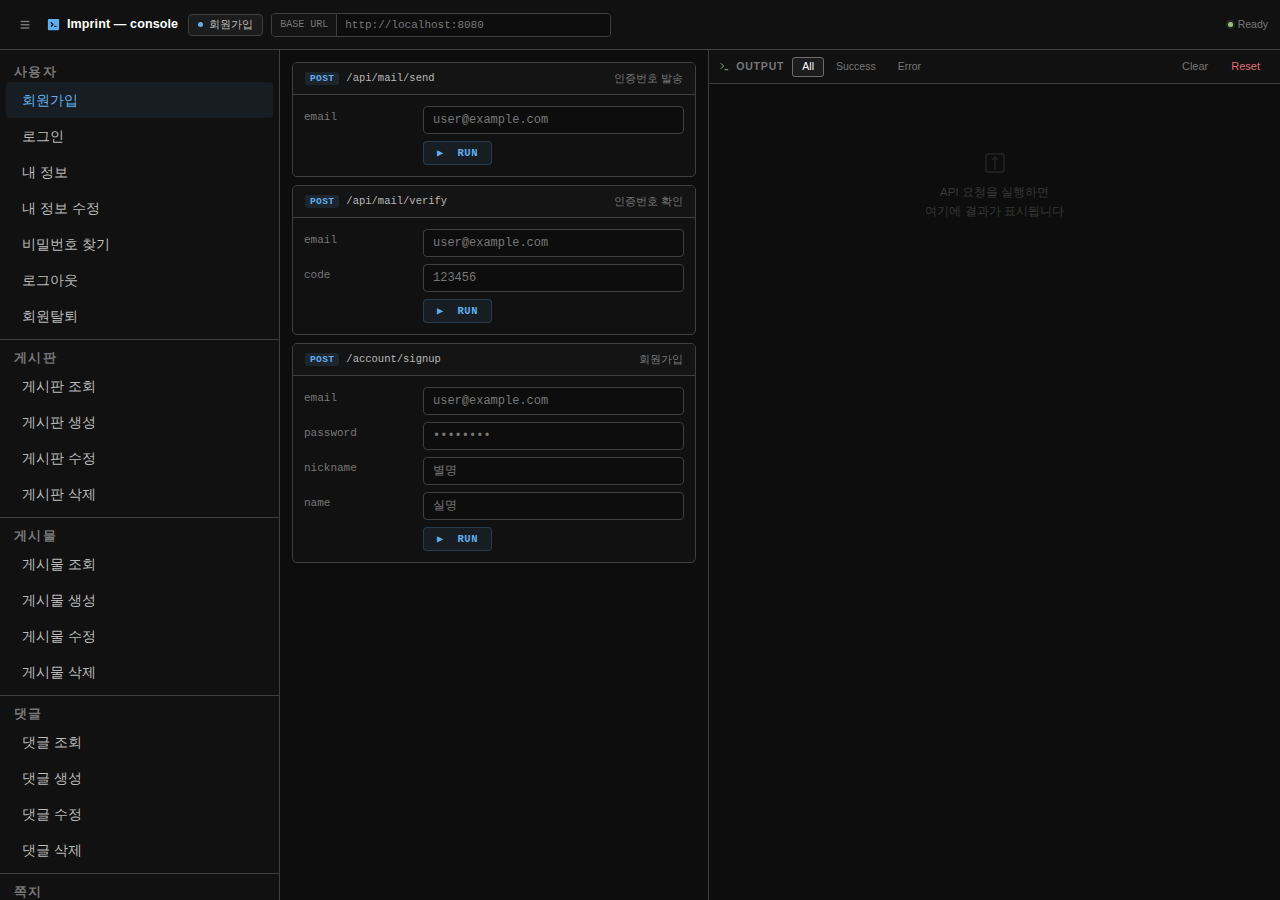
<file: src/main/resources/static/index.html>
<!DOCTYPE html>
<html lang="ko">
<head>
    <meta charset="UTF-8">
    <meta name="viewport" content="width=device-width, initial-scale=1.0">
    <title>Imprint — Console</title>
    <link rel="stylesheet" href="./css/reset.css">
    <link rel="stylesheet" href="./css/default.css">
    <link rel="stylesheet" href="./css/header.css">
    <link rel="stylesheet" href="./css/sidebar.css">
    <link rel="stylesheet" href="./css/content.css">
    <link rel="stylesheet" href="./css/console.css">
</head>
<body>
<div id="app">

<!-- ═══ HEADER ═══ -->
<header id="header">
    <div class="h-left">
        <button type="button" class="sidebar-toggle icon" id="sidebarToggle" title="사이드바 토글 (S)">
            <svg fill="currentColor" viewBox="-2.5 0 19 19">
                <path d="M.789 4.836a1.03 1.03 0 0 1 1.03-1.029h10.363a1.03 1.03 0 1 1 0 2.059H1.818A1.03 1.03 0 0 1 .79 4.836zm12.422 4.347a1.03 1.03 0 0 1-1.03 1.029H1.819a1.03 1.03 0 0 1 0-2.059h10.364a1.03 1.03 0 0 1 1.029 1.03zm0 4.345a1.03 1.03 0 0 1-1.03 1.03H1.819a1.03 1.03 0 1 1 0-2.059h10.364a1.03 1.03 0 0 1 1.029 1.03z"/>
            </svg>
        </button>
        <div class="logo">
            <svg viewBox="0 0 24 24" fill="currentColor">
                <path fill-rule="evenodd" clip-rule="evenodd" d="M5 3C3.89543 3 3 3.89543 3 5V19C3 20.1046 3.89543 21 5 21H19C20.1046 21 21 20.1046 21 19V5C21 3.89543 20.1046 3 19 3H5Z M9.05037 8.46459C8.65985 8.07406 8.02668 8.07406 7.63616 8.46459C7.24563 8.85511 7.24563 9.48828 7.63616 9.8788L9.75748 12.0001L7.63616 14.1214C7.24563 14.512 7.24563 15.1451 7.63616 15.5357C8.02668 15.9262 8.65985 15.9262 9.05037 15.5357L11.8788 12.7072C12.2693 12.3167 12.2693 11.6835 11.8788 11.293L9.05037 8.46459Z M13.0001 15.0001C13.0001 14.4478 13.4478 14.0001 14.0001 14.0001H16.0001C16.5524 14.0001 17.0001 14.4478 17.0001 15.0001C17.0001 15.5524 16.5524 16.0001 16.0001 16.0001H14.0001C13.4478 16.0001 13.0001 15.5524 13.0001 15.0001Z"/>
            </svg>
            Imprint — console
        </div>
    </div>
    <div class="h-center">
        <div class="page-title">
            <span class="dot"></span>
            <span id="headerTitle">—</span>
        </div>
        <div class="base-url-wrap">
            <span class="base-url-label">BASE URL</span>
            <input id="baseUrlInput" type="text" placeholder="http://localhost:8080" autocomplete="off" spellcheck="false">
        </div>
    </div>
    <div class="h-right">
        <div class="status-pill">
            <span class="indicator"></span>
            <span>Ready</span>
        </div>
    </div>
</header>

<!-- ═══ BODY ROW ═══ -->
<div id="body-row">

<!-- ── SIDEBAR ── -->
<aside id="sidebar">

    <div class="nav-section">
        <div class="nav-label">사용자</div>
        <ul>
            <li><a href="/?form=1">회원가입</a></li>
            <li><a href="/?form=2">로그인</a></li>
            <li><a href="/?form=3">내 정보</a></li>
            <li><a href="/?form=4">내 정보 수정</a></li>
            <li><a href="/?form=5">비밀번호 찾기</a></li>
            <li><a href="/?form=6">로그아웃</a></li>
            <li><a href="/?form=7">회원탈퇴</a></li>
        </ul>
    </div>

    <div class="nav-section">
        <div class="nav-label">게시판</div>
        <ul>
            <li><a href="/?form=8">게시판 조회</a></li>
            <li><a href="/?form=9">게시판 생성</a></li>
            <li><a href="/?form=10">게시판 수정</a></li>
            <li><a href="/?form=11">게시판 삭제</a></li>
        </ul>
    </div>

    <div class="nav-section">
        <div class="nav-label">게시물</div>
        <ul>
            <li><a href="/?form=12">게시물 조회</a></li>
            <li><a href="/?form=13">게시물 생성</a></li>
            <li><a href="/?form=14">게시물 수정</a></li>
            <li><a href="/?form=15">게시물 삭제</a></li>
        </ul>
    </div>

    <div class="nav-section">
        <div class="nav-label">댓글</div>
        <ul>
            <li><a href="/?form=16">댓글 조회</a></li>
            <li><a href="/?form=17">댓글 생성</a></li>
            <li><a href="/?form=18">댓글 수정</a></li>
            <li><a href="/?form=19">댓글 삭제</a></li>
        </ul>
    </div>

    <div class="nav-section">
        <div class="nav-label">쪽지</div>
        <ul>
            <li><a href="/?form=20">보낸 쪽지 조회</a></li>
            <li><a href="/?form=21">받은 쪽지 조회</a></li>
            <li><a href="/?form=22">쪽지 보내기</a></li>
            <li><a href="/?form=23">보낸 쪽지 삭제</a></li>
            <li><a href="/?form=24">받은 쪽지 삭제</a></li>
        </ul>
    </div>

    <div class="nav-section">
        <div class="nav-label">문의 &amp; 신고</div>
        <ul>
            <li><a href="/?form=25">문의하기</a></li>
            <li><a href="/?form=26">신고하기</a></li>
        </ul>
    </div>

    <div class="nav-section">
        <div class="nav-label">관리자</div>
        <ul>
            <li><a href="/?form=27">대시보드 조회</a></li>
            <li><a href="/?form=28">문의 조회</a></li>
            <li><a href="/?form=29">신고 조회</a></li>
            <li><a href="/?form=30">회원 조회</a></li>
            <li><a href="/?form=31">매니저 관리</a></li>
            <li><a href="/?form=32">계정 잠금</a></li>
            <li><a href="/?form=33">회원 검색</a></li>
        </ul>
    </div>

</aside>

<!-- ── CONTENT ── -->
<main id="content">

<!-- FORM 1: 회원가입 -->
<div data-form="1" data-title="회원가입"><div class="content-scroll">
    <div class="form-card">
        <div class="form-card-header"><span class="method-badge badge-post">POST</span><span class="endpoint">/api/mail/send</span><span class="form-label">인증번호 발송</span></div>
        <form class="form-card-body">
            <div class="field-row"><label>email</label><input type="email" name="email" placeholder="user@example.com" required></div>
            <input class="run-btn" type="submit" value="▶  RUN">
        </form>
    </div>
    <div class="form-card">
        <div class="form-card-header"><span class="method-badge badge-post">POST</span><span class="endpoint">/api/mail/verify</span><span class="form-label">인증번호 확인</span></div>
        <form class="form-card-body">
            <div class="field-row"><label>email</label><input type="email" name="email" placeholder="user@example.com" required></div>
            <div class="field-row"><label>code</label><input type="text" name="code" placeholder="123456" required></div>
            <input class="run-btn" type="submit" value="▶  RUN">
        </form>
    </div>
    <div class="form-card">
        <div class="form-card-header"><span class="method-badge badge-post">POST</span><span class="endpoint">/account/signup</span><span class="form-label">회원가입</span></div>
        <form class="form-card-body">
            <div class="field-row"><label>email</label><input type="email" name="email" placeholder="user@example.com" required></div>
            <div class="field-row"><label>password</label><input type="password" name="password" placeholder="••••••••" required></div>
            <div class="field-row"><label>nickname</label><input type="text" name="nickname" placeholder="별명" required></div>
            <div class="field-row"><label>name</label><input type="text" name="name" placeholder="실명" required></div>
            <input class="run-btn" type="submit" value="▶  RUN">
        </form>
    </div>
</div></div>

<!-- FORM 2: 로그인 -->
<div data-form="2" data-title="로그인"><div class="content-scroll">
    <div class="form-card">
        <div class="form-card-header"><span class="method-badge badge-post">POST</span><span class="endpoint">/account/login</span><span class="form-label">로그인</span></div>
        <form class="form-card-body">
            <div class="field-row"><label>email</label><input type="email" name="email" placeholder="user@example.com" required></div>
            <div class="field-row"><label>password</label><input type="password" name="password" placeholder="••••••••" required></div>
            <input class="run-btn" type="submit" value="▶  RUN">
        </form>
    </div>
</div></div>

<!-- FORM 3: 내 정보 -->
<div data-form="3" data-title="내 정보"><div class="content-scroll">
    <div class="form-card">
        <div class="form-card-header"><span class="method-badge badge-get">GET</span><span class="endpoint">/account/info</span><span class="form-label">내 정보 조회</span></div>
        <form class="form-card-body"><input class="run-btn" type="submit" value="▶  RUN"></form>
    </div>
</div></div>

<!-- FORM 4: 내 정보 수정 -->
<div data-form="4" data-title="내 정보 수정"><div class="content-scroll">
    <div class="form-card">
        <div class="form-card-header"><span class="method-badge badge-put">PUT</span><span class="endpoint">/account/info/update</span><span class="form-label">내 정보 수정</span></div>
        <form class="form-card-body">
            <div class="field-row"><label>nickname</label><input type="text" name="nickname" placeholder="새 별명" required></div>
            <div class="field-row"><label>name</label><input type="text" name="name" placeholder="새 실명" required></div>
            <input class="run-btn" type="submit" value="▶  RUN">
        </form>
    </div>
</div></div>

<!-- FORM 5: 비밀번호 찾기 -->
<div data-form="5" data-title="비밀번호 찾기"><div class="content-scroll">
    <div class="form-card">
        <div class="form-card-header"><span class="method-badge badge-post">POST</span><span class="endpoint">/account/password/send-link</span><span class="form-label">재설정 링크 발송</span></div>
        <form class="form-card-body">
            <div class="field-row"><label>email</label><input type="email" name="email" placeholder="user@example.com" required></div>
            <input class="run-btn" type="submit" value="▶  RUN">
        </form>
    </div>
    <div class="form-card">
        <div class="form-card-header"><span class="method-badge badge-post">POST</span><span class="endpoint">/account/password/reset</span><span class="form-label">비밀번호 재설정</span></div>
        <form class="form-card-body">
            <div class="field-row"><label>token</label><input type="text" name="token" placeholder="리셋 토큰" required></div>
            <div class="field-row"><label>newPassword</label><input type="password" name="newPassword" placeholder="새 비밀번호" required></div>
            <input class="run-btn" type="submit" value="▶  RUN">
        </form>
    </div>
</div></div>

<!-- FORM 6: 로그아웃 -->
<div data-form="6" data-title="로그아웃"><div class="content-scroll">
    <div class="form-card">
        <div class="form-card-header"><span class="method-badge badge-post">POST</span><span class="endpoint">/account/logout</span><span class="form-label">로그아웃</span></div>
        <form class="form-card-body"><input class="run-btn" type="submit" value="▶  RUN"></form>
    </div>
</div></div>

<!-- FORM 7: 회원탈퇴 -->
<div data-form="7" data-title="회원탈퇴"><div class="content-scroll">
    <div class="form-card">
        <div class="form-card-header"><span class="method-badge badge-delete">DELETE</span><span class="endpoint">/account</span><span class="form-label">회원탈퇴</span></div>
        <form class="form-card-body"><input class="run-btn" type="submit" value="▶  RUN"></form>
    </div>
</div></div>

<!-- FORM 8: 게시판 조회 -->
<div data-form="8" data-title="게시판 조회"><div class="content-scroll">
    <div class="form-card">
        <div class="form-card-header"><span class="method-badge badge-get">GET</span><span class="endpoint">/boards</span><span class="form-label">게시판 목록</span></div>
        <form class="form-card-body">
            <div class="field-row"><label>page</label><input type="number" name="page" value="1"></div>
            <div class="field-row"><label>size</label><input type="number" name="size" value="10"></div>
            <input class="run-btn" type="submit" value="▶  RUN">
        </form>
    </div>
    <div class="form-card">
        <div class="form-card-header"><span class="method-badge badge-get">GET</span><span class="endpoint">/boards/{id}</span><span class="form-label">게시판 단건</span></div>
        <form class="form-card-body">
            <div class="field-row"><label>id</label><input type="number" name="id" placeholder="게시판 ID" required></div>
            <input class="run-btn" type="submit" value="▶  RUN">
        </form>
    </div>
</div></div>

<!-- FORM 9: 게시판 생성 -->
<div data-form="9" data-title="게시판 생성"><div class="content-scroll">
    <div class="form-card">
        <div class="form-card-header"><span class="method-badge badge-post">POST</span><span class="endpoint">/boards</span><span class="form-label">게시판 생성</span></div>
        <form class="form-card-body">
            <div class="field-row"><label>name</label><input type="text" name="name" placeholder="게시판 이름" required></div>
            <div class="field-row"><label>description</label><input type="text" name="description" placeholder="설명 (선택)"></div>
            <input class="run-btn" type="submit" value="▶  RUN">
        </form>
    </div>
</div></div>

<!-- FORM 10: 게시판 수정 -->
<div data-form="10" data-title="게시판 수정"><div class="content-scroll">
    <div class="form-card">
        <div class="form-card-header"><span class="method-badge badge-put">PUT</span><span class="endpoint">/boards/{id}</span><span class="form-label">게시판 수정</span></div>
        <form class="form-card-body">
            <div class="field-row"><label>id</label><input type="number" name="id" placeholder="게시판 ID" required></div>
            <div class="field-row"><label>name</label><input type="text" name="name" placeholder="새 이름"></div>
            <div class="field-row"><label>description</label><input type="text" name="description" placeholder="새 설명"></div>
            <input class="run-btn" type="submit" value="▶  RUN">
        </form>
    </div>
</div></div>

<!-- FORM 11: 게시판 삭제 -->
<div data-form="11" data-title="게시판 삭제"><div class="content-scroll">
    <div class="form-card">
        <div class="form-card-header"><span class="method-badge badge-delete">DELETE</span><span class="endpoint">/boards/{id}</span><span class="form-label">게시판 삭제</span></div>
        <form class="form-card-body">
            <div class="field-row"><label>id</label><input type="number" name="id" placeholder="게시판 ID" required></div>
            <input class="run-btn" type="submit" value="▶  RUN">
        </form>
    </div>
</div></div>

<!-- FORM 12: 게시물 조회 -->
<div data-form="12" data-title="게시물 조회"><div class="content-scroll">
    <div class="form-card">
        <div class="form-card-header"><span class="method-badge badge-get">GET</span><span class="endpoint">/boards/{boardId}/posts</span><span class="form-label">게시물 목록</span></div>
        <form class="form-card-body">
            <div class="field-row"><label>boardId</label><input type="number" name="boardId" placeholder="게시판 ID" required></div>
            <div class="field-row"><label>page</label><input type="number" name="page" value="1"></div>
            <div class="field-row"><label>size</label><input type="number" name="size" value="10"></div>
            <input class="run-btn" type="submit" value="▶  RUN">
        </form>
    </div>
    <div class="form-card">
        <div class="form-card-header"><span class="method-badge badge-get">GET</span><span class="endpoint">/boards/{boardId}/posts/{postId}</span><span class="form-label">게시물 단건</span></div>
        <form class="form-card-body">
            <div class="field-row"><label>boardId</label><input type="number" name="boardId" placeholder="게시판 ID" required></div>
            <div class="field-row"><label>postId</label><input type="number" name="postId" placeholder="게시물 ID" required></div>
            <input class="run-btn" type="submit" value="▶  RUN">
        </form>
    </div>
</div></div>

<!-- FORM 13: 게시물 생성 -->
<div data-form="13" data-title="게시물 생성"><div class="content-scroll">
    <div class="form-card">
        <div class="form-card-header"><span class="method-badge badge-post">POST</span><span class="endpoint">/boards/{boardId}/posts</span><span class="form-label">게시물 생성</span></div>
        <form class="form-card-body">
            <div class="field-row"><label>boardId</label><input type="number" name="boardId" placeholder="게시판 ID" required></div>
            <div class="field-row"><label>title</label><input type="text" name="title" placeholder="제목" required></div>
            <div class="field-row"><label>content</label><textarea name="content" placeholder="내용 (Ctrl+Enter 로 제출)" required></textarea></div>
            <input class="run-btn" type="submit" value="▶  RUN">
            <span class="form-hint">Ctrl+Enter</span>
        </form>
    </div>
</div></div>

<!-- FORM 14: 게시물 수정 -->
<div data-form="14" data-title="게시물 수정"><div class="content-scroll">
    <div class="form-card">
        <div class="form-card-header"><span class="method-badge badge-put">PUT</span><span class="endpoint">/boards/{boardId}/posts/{postId}</span><span class="form-label">게시물 수정</span></div>
        <form class="form-card-body">
            <div class="field-row"><label>boardId</label><input type="number" name="boardId" placeholder="게시판 ID" required></div>
            <div class="field-row"><label>postId</label><input type="number" name="postId" placeholder="게시물 ID" required></div>
            <div class="field-row"><label>title</label><input type="text" name="title" placeholder="새 제목"></div>
            <div class="field-row"><label>content</label><textarea name="content" placeholder="새 내용 (Ctrl+Enter)"></textarea></div>
            <input class="run-btn" type="submit" value="▶  RUN">
            <span class="form-hint">Ctrl+Enter</span>
        </form>
    </div>
</div></div>

<!-- FORM 15: 게시물 삭제 -->
<div data-form="15" data-title="게시물 삭제"><div class="content-scroll">
    <div class="form-card">
        <div class="form-card-header"><span class="method-badge badge-delete">DELETE</span><span class="endpoint">/boards/{boardId}/posts/{postId}</span><span class="form-label">게시물 삭제</span></div>
        <form class="form-card-body">
            <div class="field-row"><label>boardId</label><input type="number" name="boardId" placeholder="게시판 ID" required></div>
            <div class="field-row"><label>postId</label><input type="number" name="postId" placeholder="게시물 ID" required></div>
            <input class="run-btn" type="submit" value="▶  RUN">
        </form>
    </div>
</div></div>

<!-- FORM 16: 댓글 조회 -->
<div data-form="16" data-title="댓글 조회"><div class="content-scroll">
    <div class="form-card">
        <div class="form-card-header"><span class="method-badge badge-get">GET</span><span class="endpoint">/boards/{boardId}/posts/{postId}/comments</span><span class="form-label">댓글 목록</span></div>
        <form class="form-card-body">
            <div class="field-row"><label>boardId</label><input type="number" name="boardId" placeholder="게시판 ID" required></div>
            <div class="field-row"><label>postId</label><input type="number" name="postId" placeholder="게시물 ID" required></div>
            <div class="field-row"><label>page</label><input type="number" name="page" value="1"></div>
            <div class="field-row"><label>size</label><input type="number" name="size" value="10"></div>
            <input class="run-btn" type="submit" value="▶  RUN">
        </form>
    </div>
    <div class="form-card">
        <div class="form-card-header"><span class="method-badge badge-get">GET</span><span class="endpoint">/boards/{boardId}/posts/{postId}/comments/{commentId}</span><span class="form-label">댓글 단건</span></div>
        <form class="form-card-body">
            <div class="field-row"><label>boardId</label><input type="number" name="boardId" placeholder="게시판 ID" required></div>
            <div class="field-row"><label>postId</label><input type="number" name="postId" placeholder="게시물 ID" required></div>
            <div class="field-row"><label>commentId</label><input type="number" name="commentId" placeholder="댓글 ID" required></div>
            <input class="run-btn" type="submit" value="▶  RUN">
        </form>
    </div>
</div></div>

<!-- FORM 17: 댓글 생성 -->
<div data-form="17" data-title="댓글 생성"><div class="content-scroll">
    <div class="form-card">
        <div class="form-card-header"><span class="method-badge badge-post">POST</span><span class="endpoint">/boards/{boardId}/posts/{postId}/comments</span><span class="form-label">댓글 작성</span></div>
        <form class="form-card-body">
            <div class="field-row"><label>boardId</label><input type="number" name="boardId" placeholder="게시판 ID" required></div>
            <div class="field-row"><label>postId</label><input type="number" name="postId" placeholder="게시물 ID" required></div>
            <div class="field-row"><label>content</label><textarea name="content" placeholder="댓글 내용 (Ctrl+Enter)" required></textarea></div>
            <input class="run-btn" type="submit" value="▶  RUN">
            <span class="form-hint">Ctrl+Enter</span>
        </form>
    </div>
</div></div>

<!-- FORM 18: 댓글 수정 -->
<div data-form="18" data-title="댓글 수정"><div class="content-scroll">
    <div class="form-card">
        <div class="form-card-header"><span class="method-badge badge-put">PUT</span><span class="endpoint">/boards/{boardId}/posts/{postId}/comments/{commentId}</span><span class="form-label">댓글 수정</span></div>
        <form class="form-card-body">
            <div class="field-row"><label>boardId</label><input type="number" name="boardId" placeholder="게시판 ID" required></div>
            <div class="field-row"><label>postId</label><input type="number" name="postId" placeholder="게시물 ID" required></div>
            <div class="field-row"><label>commentId</label><input type="number" name="commentId" placeholder="댓글 ID" required></div>
            <div class="field-row"><label>content</label><textarea name="content" placeholder="새 내용 (Ctrl+Enter)" required></textarea></div>
            <input class="run-btn" type="submit" value="▶  RUN">
            <span class="form-hint">Ctrl+Enter</span>
        </form>
    </div>
</div></div>

<!-- FORM 19: 댓글 삭제 -->
<div data-form="19" data-title="댓글 삭제"><div class="content-scroll">
    <div class="form-card">
        <div class="form-card-header"><span class="method-badge badge-delete">DELETE</span><span class="endpoint">/boards/{boardId}/posts/{postId}/comments/{commentId}</span><span class="form-label">댓글 삭제</span></div>
        <form class="form-card-body">
            <div class="field-row"><label>boardId</label><input type="number" name="boardId" placeholder="게시판 ID" required></div>
            <div class="field-row"><label>postId</label><input type="number" name="postId" placeholder="게시물 ID" required></div>
            <div class="field-row"><label>commentId</label><input type="number" name="commentId" placeholder="댓글 ID" required></div>
            <input class="run-btn" type="submit" value="▶  RUN">
        </form>
    </div>
</div></div>

<!-- FORM 20: 보낸 쪽지 -->
<div data-form="20" data-title="보낸 쪽지 조회"><div class="content-scroll">
    <div class="form-card">
        <div class="form-card-header"><span class="method-badge badge-get">GET</span><span class="endpoint">/message/sent</span><span class="form-label">보낸 쪽지 목록</span></div>
        <form class="form-card-body"><input class="run-btn" type="submit" value="▶  RUN"></form>
    </div>
</div></div>

<!-- FORM 21: 받은 쪽지 -->
<div data-form="21" data-title="받은 쪽지 조회"><div class="content-scroll">
    <div class="form-card">
        <div class="form-card-header"><span class="method-badge badge-get">GET</span><span class="endpoint">/message/list</span><span class="form-label">받은 쪽지 목록</span></div>
        <form class="form-card-body"><input class="run-btn" type="submit" value="▶  RUN"></form>
    </div>
</div></div>

<!-- FORM 22: 쪽지 보내기 -->
<div data-form="22" data-title="쪽지 보내기"><div class="content-scroll">
    <div class="form-card">
        <div class="form-card-header"><span class="method-badge badge-post">POST</span><span class="endpoint">/message/send</span><span class="form-label">쪽지 보내기</span></div>
        <form class="form-card-body">
            <div class="field-row"><label>receiverNickname</label><input type="text" name="receiverNickname" placeholder="받는 사람 닉네임" required></div>
            <div class="field-row"><label>content</label><textarea name="content" placeholder="내용 (Ctrl+Enter)" required></textarea></div>
            <input class="run-btn" type="submit" value="▶  RUN">
            <span class="form-hint">Ctrl+Enter</span>
        </form>
    </div>
</div></div>

<!-- FORM 23: 보낸 쪽지 삭제 -->
<div data-form="23" data-title="보낸 쪽지 삭제"><div class="content-scroll">
    <div class="form-card">
        <div class="form-card-header"><span class="method-badge badge-delete">DELETE</span><span class="endpoint">/message/sent/{id}</span><span class="form-label">보낸 쪽지 삭제</span></div>
        <form class="form-card-body">
            <div class="field-row"><label>id</label><input type="number" name="id" placeholder="쪽지 ID" required></div>
            <input class="run-btn" type="submit" value="▶  RUN">
        </form>
    </div>
</div></div>

<!-- FORM 24: 받은 쪽지 삭제 -->
<div data-form="24" data-title="받은 쪽지 삭제"><div class="content-scroll">
    <div class="form-card">
        <div class="form-card-header"><span class="method-badge badge-delete">DELETE</span><span class="endpoint">/message/received/{id}</span><span class="form-label">받은 쪽지 삭제</span></div>
        <form class="form-card-body">
            <div class="field-row"><label>id</label><input type="number" name="id" placeholder="쪽지 ID" required></div>
            <input class="run-btn" type="submit" value="▶  RUN">
        </form>
    </div>
</div></div>

<!-- FORM 25: 문의 -->
<div data-form="25" data-title="문의하기"><div class="content-scroll">
    <div class="form-card">
        <div class="form-card-header"><span class="method-badge badge-post">POST</span><span class="endpoint">/message/support</span><span class="form-label">문의하기</span></div>
        <form class="form-card-body">
            <div class="field-row"><label>content</label><textarea name="content" placeholder="문의 내용 (Ctrl+Enter)" required></textarea></div>
            <input class="run-btn" type="submit" value="▶  RUN">
            <span class="form-hint">Ctrl+Enter</span>
        </form>
    </div>
</div></div>

<!-- FORM 26: 신고 -->
<div data-form="26" data-title="신고하기"><div class="content-scroll">
    <div class="form-card">
        <div class="form-card-header"><span class="method-badge badge-post">POST</span><span class="endpoint">/api/reports</span><span class="form-label">신고하기</span></div>
        <form class="form-card-body">
            <div class="field-row"><label>targetId</label><input type="number" name="targetId" placeholder="신고 대상 ID" required></div>
            <div class="field-row"><label>targetType</label><input type="text" name="targetType" placeholder="USER / POST / COMMENT"></div>
            <div class="field-row"><label>reason</label><textarea name="reason" placeholder="신고 사유 (Ctrl+Enter)" required></textarea></div>
            <input class="run-btn" type="submit" value="▶  RUN">
            <span class="form-hint">Ctrl+Enter</span>
        </form>
    </div>
</div></div>

<!-- FORM 27: 대시보드 -->
<div data-form="27" data-title="대시보드 조회"><div class="content-scroll">
    <div class="form-card">
        <div class="form-card-header"><span class="method-badge badge-get">GET</span><span class="endpoint">/api/admin/dashboard/overview</span><span class="form-label">대시보드</span></div>
        <form class="form-card-body"><input class="run-btn" type="submit" value="▶  RUN"></form>
    </div>
</div></div>

<!-- FORM 28: 문의 조회 (관리자) -->
<div data-form="28" data-title="문의 조회 (관리자)"><div class="content-scroll">
    <div class="form-card">
        <div class="form-card-header"><span class="method-badge badge-get">GET</span><span class="endpoint">/api/admin/dashboard/supports</span><span class="form-label">문의 목록</span></div>
        <form class="form-card-body"><input class="run-btn" type="submit" value="▶  RUN"></form>
    </div>
    <div class="form-card">
        <div class="form-card-header"><span class="method-badge badge-get">GET</span><span class="endpoint">/api/admin/dashboard/supports/{id}</span><span class="form-label">문의 단건</span></div>
        <form class="form-card-body">
            <div class="field-row"><label>supportId</label><input type="number" name="supportId" placeholder="문의 ID" required></div>
            <input class="run-btn" type="submit" value="▶  RUN">
        </form>
    </div>
</div></div>

<!-- FORM 29: 신고 조회 (관리자) -->
<div data-form="29" data-title="신고 조회 (관리자)"><div class="content-scroll">
    <div class="form-card">
        <div class="form-card-header"><span class="method-badge badge-get">GET</span><span class="endpoint">/api/admin/dashboard/reports</span><span class="form-label">신고 목록</span></div>
        <form class="form-card-body"><input class="run-btn" type="submit" value="▶  RUN"></form>
    </div>
    <div class="form-card">
        <div class="form-card-header"><span class="method-badge badge-get">GET</span><span class="endpoint">/api/admin/dashboard/reports/{id}</span><span class="form-label">신고 단건</span></div>
        <form class="form-card-body">
            <div class="field-row"><label>reportId</label><input type="number" name="reportId" placeholder="신고 ID" required></div>
            <input class="run-btn" type="submit" value="▶  RUN">
        </form>
    </div>
</div></div>

<!-- FORM 30: 회원 조회 (관리자) -->
<div data-form="30" data-title="회원 조회 (관리자)"><div class="content-scroll">
    <div class="form-card">
        <div class="form-card-header"><span class="method-badge badge-get">GET</span><span class="endpoint">/api/admin/dashboard/users</span><span class="form-label">회원 목록</span></div>
        <form class="form-card-body">
            <div class="field-row"><label>page</label><input type="number" name="page" value="1"></div>
            <div class="field-row"><label>size</label><input type="number" name="size" value="10"></div>
            <input class="run-btn" type="submit" value="▶  RUN">
        </form>
    </div>
</div></div>

<!-- FORM 31: 매니저 관리 -->
<div data-form="31" data-title="매니저 관리"><div class="content-scroll">
    <div class="form-card">
        <div class="form-card-header"><span class="method-badge badge-get">GET</span><span class="endpoint">/boards/{boardId}/manager</span><span class="form-label">매니저 조회</span></div>
        <form class="form-card-body">
            <div class="field-row"><label>boardId</label><input type="number" name="boardId" placeholder="게시판 ID" required></div>
            <input class="run-btn" type="submit" value="▶  RUN">
        </form>
    </div>
    <div class="form-card">
        <div class="form-card-header"><span class="method-badge badge-post">POST</span><span class="endpoint">/boards/{boardId}/manager</span><span class="form-label">매니저 추가</span></div>
        <form class="form-card-body">
            <div class="field-row"><label>boardId</label><input type="number" name="boardId" placeholder="게시판 ID" required></div>
            <div class="field-row"><label>userId</label><input type="number" name="userId" placeholder="유저 ID" required></div>
            <input class="run-btn" type="submit" value="▶  RUN">
        </form>
    </div>
    <div class="form-card">
        <div class="form-card-header"><span class="method-badge badge-delete">DELETE</span><span class="endpoint">/boards/{boardId}/manager</span><span class="form-label">매니저 제거</span></div>
        <form class="form-card-body">
            <div class="field-row"><label>boardId</label><input type="number" name="boardId" placeholder="게시판 ID" required></div>
            <div class="field-row"><label>userId</label><input type="number" name="userId" placeholder="유저 ID" required></div>
            <input class="run-btn" type="submit" value="▶  RUN">
        </form>
    </div>
</div></div>

<!-- FORM 32: 계정 잠금 -->
<div data-form="32" data-title="계정 잠금"><div class="content-scroll">
    <div class="form-card">
        <div class="form-card-header"><span class="method-badge badge-patch">PATCH</span><span class="endpoint">/api/admin/dashboard/users/{userId}/status</span><span class="form-label">계정 상태 변경</span></div>
        <form class="form-card-body">
            <div class="field-row"><label>userId</label><input type="number" name="userId" placeholder="유저 ID" required></div>
            <div class="field-row"><label>newStatus</label><input type="text" name="newStatus" placeholder="ACTIVE / BANNED" required></div>
            <input class="run-btn" type="submit" value="▶  RUN">
        </form>
    </div>
</div></div>

<!-- FORM 33: 회원 검색 -->
<div data-form="33" data-title="회원 검색"><div class="content-scroll">
    <div class="form-card">
        <div class="form-card-header"><span class="method-badge badge-get">GET</span><span class="endpoint">/api/admin/dashboard/users/search</span><span class="form-label">회원 검색</span></div>
        <form class="form-card-body">
            <div class="field-row"><label>keyword</label><input type="text" name="keyword" placeholder="이메일 / 닉네임 / 이름" required></div>
            <div class="field-row"><label>page</label><input type="number" name="page" value="1"></div>
            <div class="field-row"><label>size</label><input type="number" name="size" value="10"></div>
            <input class="run-btn" type="submit" value="▶  RUN">
        </form>
    </div>
</div></div>

</main>

<!-- ── CONSOLE ── -->
<div id="console">
    <div id="console-header">
        <div class="con-title">
            <svg viewBox="0 0 24 24" fill="none" stroke="currentColor" stroke-width="2">
                <polyline points="4 17 10 11 4 5"/>
                <line x1="12" y1="19" x2="20" y2="19"/>
            </svg>
            Output
        </div>
        <div id="logCount"></div>
        <div class="con-filters">
            <button class="con-filter active" data-filter="all">All</button>
            <button class="con-filter" data-filter="success">Success</button>
            <button class="con-filter" data-filter="error">Error</button>
        </div>
        <div class="con-actions">
            <button type="button" id="clearConsole">Clear</button>
            <button type="button" id="resetConsole" class="btn-reset">Reset</button>
        </div>
    </div>
    <div id="console-log">
        <div id="console-empty">
            <svg viewBox="0 0 24 24" fill="none" stroke="currentColor" stroke-width="1.4">
                <rect x="3" y="3" width="18" height="18" rx="2"/>
                <polyline points="9 9 12 6 15 9"/>
                <line x1="12" y1="6" x2="12" y2="18"/>
            </svg>
            <p>API 요청을 실행하면<br>여기에 결과가 표시됩니다</p>
        </div>
    </div>
</div>

</div><!-- /body-row -->
</div><!-- /app -->

<script src="./javascript/commands.js"></script>
<script src="./javascript/console.js"></script>
<script src="./javascript/controller.js"></script>
</body>
</html>
</file>
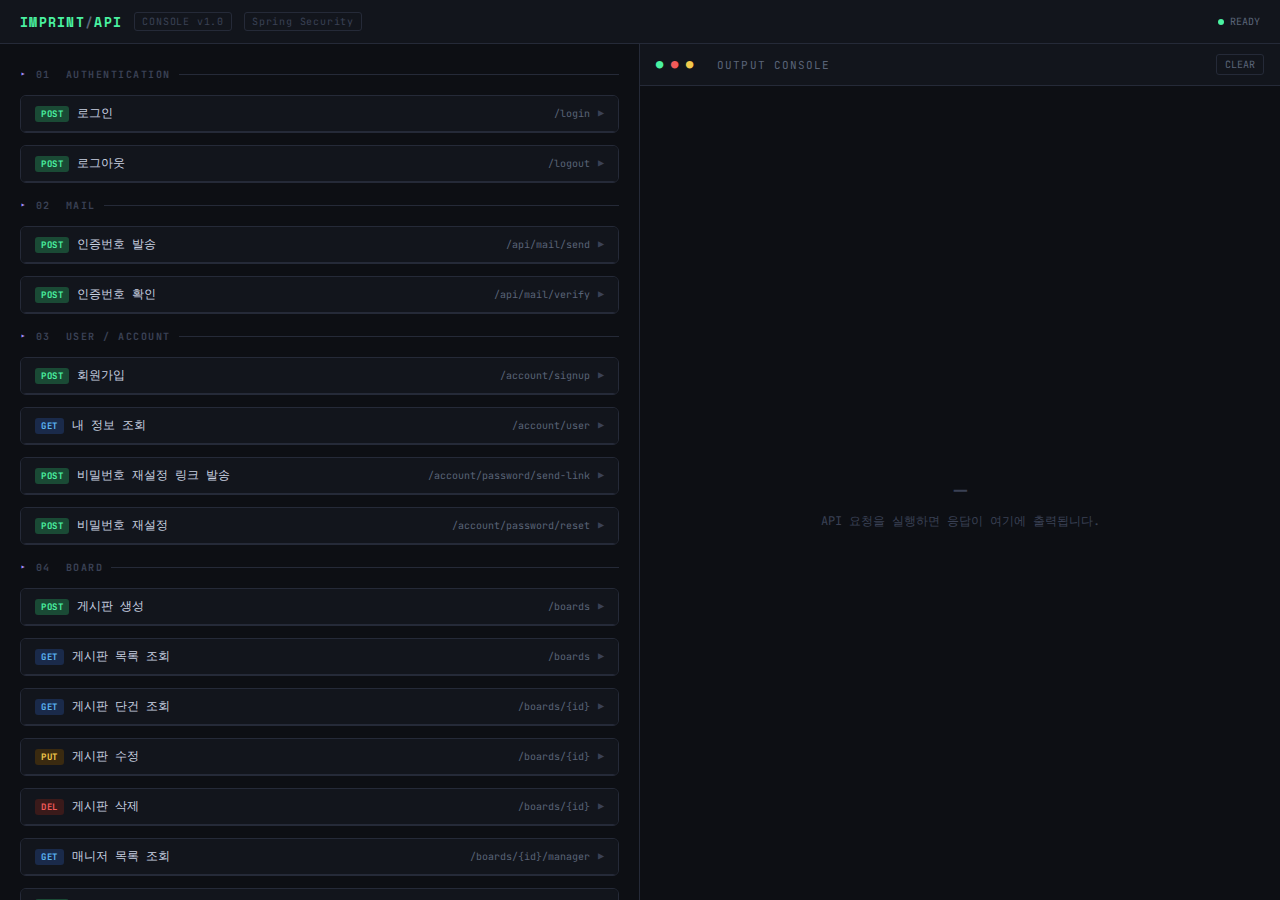
<file: src/main/resources/static/commands.html>
<!DOCTYPE html>
<html lang="ko">
<head>
    <meta charset="UTF-8">
    <meta name="viewport" content="width=device-width, initial-scale=1.0">
    <title>IMPRINT / API Console</title>
    <link href="https://fonts.googleapis.com/css2?family=JetBrains+Mono:wght@300;400;500;600;700&family=Space+Mono:wght@400;700&display=swap" rel="stylesheet">
    <style>
        *, *::before, *::after { box-sizing: border-box; margin: 0; padding: 0; }

        :root {
            --bg: #0d0f14;
            --panel: #12151c;
            --card: #181c26;
            --border: #252a38;
            --border-bright: #2e3547;
            --text: #c8d0e0;
            --text-dim: #5a6478;
            --text-muted: #3a4155;
            --accent: #4af2a1;
            --accent-dim: #1a4a35;
            --red: #f25a5a;
            --red-dim: #3a1a1a;
            --yellow: #f2c94c;
            --blue: #5ab4f2;
            --purple: #a78bfa;
            --label: #7e8fa8;
            --input-bg: #0d0f14;
            --scrollbar: #252a38;
        }

        html, body { height: 100%; overflow: hidden; }

        body {
            font-family: 'JetBrains Mono', monospace;
            background: var(--bg);
            color: var(--text);
            display: flex;
            flex-direction: column;
            height: 100vh;
        }

        /* HEADER */
        header {
            height: 44px;
            background: var(--panel);
            border-bottom: 1px solid var(--border);
            display: flex;
            align-items: center;
            padding: 0 20px;
            gap: 12px;
            flex-shrink: 0;
        }
        .logo {
            font-family: 'Space Mono', monospace;
            font-size: 13px;
            font-weight: 700;
            color: var(--accent);
            letter-spacing: 0.1em;
        }
        .logo span { color: var(--text-dim); }
        .header-tag {
            font-size: 10px;
            color: var(--text-muted);
            border: 1px solid var(--border);
            padding: 2px 7px;
            border-radius: 3px;
            letter-spacing: 0.08em;
        }
        .header-status {
            margin-left: auto;
            font-size: 10px;
            color: var(--text-dim);
            display: flex;
            align-items: center;
            gap: 6px;
        }
        .status-dot {
            width: 6px; height: 6px;
            background: var(--accent);
            border-radius: 50%;
            animation: pulse 2s infinite;
        }
        @keyframes pulse { 0%,100%{opacity:1} 50%{opacity:0.3} }

        /* MAIN SPLIT */
        .workspace {
            display: flex;
            flex: 1;
            overflow: hidden;
        }

        /* LEFT PANEL */
        .left-panel {
            width: 50%;
            border-right: 1px solid var(--border);
            overflow-y: auto;
            padding: 20px;
        }
        .left-panel-inner {
            display: flex;
            flex-direction: column;
            gap: 12px;
        }

        /* RIGHT PANEL - CONSOLE */
        .right-panel {
            width: 50%;
            display: flex;
            flex-direction: column;
            background: var(--bg);
        }
        .console-header {
            padding: 10px 16px;
            border-bottom: 1px solid var(--border);
            display: flex;
            align-items: center;
            gap: 8px;
            flex-shrink: 0;
            background: var(--panel);
        }
        .console-title {
            font-size: 11px;
            color: var(--text-dim);
            letter-spacing: 0.1em;
            text-transform: uppercase;
        }
        .console-actions {
            margin-left: auto;
            display: flex;
            gap: 6px;
        }
        .btn-clear {
            font-family: 'JetBrains Mono', monospace;
            font-size: 10px;
            color: var(--text-dim);
            background: transparent;
            border: 1px solid var(--border);
            padding: 3px 8px;
            cursor: pointer;
            border-radius: 3px;
            transition: all 0.15s;
        }
        .btn-clear:hover { border-color: var(--red); color: var(--red); }

        .console-body {
            flex: 1;
            overflow-y: auto;
            padding: 12px 16px;
            font-size: 11px;
            line-height: 1.7;
        }

        /* LOG ENTRIES */
        .log-entry {
            margin-bottom: 10px;
            border-left: 2px solid var(--border);
            padding-left: 10px;
            animation: fadeIn 0.2s ease;
        }
        @keyframes fadeIn { from{opacity:0;transform:translateY(4px)} to{opacity:1;transform:translateY(0)} }

        .log-entry.success { border-left-color: var(--accent); }
        .log-entry.error   { border-left-color: var(--red); }
        .log-entry.info    { border-left-color: var(--blue); }
        .log-entry.pending { border-left-color: var(--yellow); }

        .log-time { color: var(--text-muted); font-size: 10px; }
        .log-method {
            font-size: 10px; font-weight: 700; letter-spacing: 0.05em;
            padding: 1px 5px; border-radius: 2px; margin: 0 4px;
        }
        .method-post { background: #1a3a20; color: #4af2a1; }
        .method-get  { background: #1a2a4a; color: #5ab4f2; }
        .method-put  { background: #3a2a10; color: #f2c94c; }
        .method-del  { background: #3a1a1a; color: #f25a5a; }

        .log-url { color: var(--text-dim); }
        .log-status-ok  { color: var(--accent); font-weight: 600; }
        .log-status-err { color: var(--red); font-weight: 600; }

        .log-body {
            margin-top: 4px;
            background: var(--card);
            border: 1px solid var(--border);
            border-radius: 4px;
            padding: 8px 10px;
            white-space: pre-wrap;
            word-break: break-all;
            font-size: 10px;
            color: var(--text);
            max-height: 200px;
            overflow-y: auto;
        }
        .log-body.ok-body  { border-color: var(--accent-dim); background: #0d1a12; }
        .log-body.err-body { border-color: var(--red-dim); background: #180d0d; }

        /* SECTION HEADERS */
        .section-label {
            font-size: 10px;
            font-weight: 700;
            text-transform: uppercase;
            letter-spacing: 0.15em;
            color: var(--text-muted);
            padding: 4px 0 2px;
            display: flex;
            align-items: center;
            gap: 8px;
        }
        .section-label::after {
            content: '';
            flex: 1;
            height: 1px;
            background: var(--border);
        }
        .section-label .sec-icon { color: var(--purple); }

        /* CARDS */
        .card {
            background: var(--card);
            border: 1px solid var(--border);
            border-radius: 6px;
            overflow: hidden;
            transition: border-color 0.2s;
        }
        .card:hover { border-color: var(--border-bright); }

        .card-head {
            padding: 9px 14px;
            background: var(--panel);
            border-bottom: 1px solid var(--border);
            display: flex;
            align-items: center;
            gap: 8px;
            cursor: pointer;
            user-select: none;
        }
        .card-head:hover { background: #1a1f2e; }
        .card-method-badge {
            font-size: 9px;
            font-weight: 700;
            padding: 2px 6px;
            border-radius: 3px;
            letter-spacing: 0.06em;
        }
        .badge-post { background: var(--accent-dim); color: var(--accent); }
        .badge-get  { background: #1a2a4a; color: var(--blue); }
        .badge-put  { background: #3a2a10; color: var(--yellow); }
        .badge-del  { background: var(--red-dim); color: var(--red); }

        .card-title {
            font-size: 12px;
            color: var(--text);
            font-weight: 500;
        }
        .card-path {
            font-size: 10px;
            color: var(--text-dim);
            margin-left: auto;
        }
        .card-toggle {
            font-size: 10px;
            color: var(--text-muted);
            transition: transform 0.2s;
        }
        .card-toggle.open { transform: rotate(90deg); }

        .card-body {
            padding: 14px;
            display: none;
            flex-direction: column;
            gap: 10px;
        }
        .card-body.visible { display: flex; }

        /* INPUTS */
        .field { display: flex; flex-direction: column; gap: 4px; }
        .field label {
            font-size: 10px;
            color: var(--label);
            letter-spacing: 0.06em;
            text-transform: uppercase;
        }
        .field input, .field textarea, .field select {
            font-family: 'JetBrains Mono', monospace;
            font-size: 12px;
            background: var(--input-bg);
            border: 1px solid var(--border);
            border-radius: 4px;
            color: var(--text);
            padding: 7px 10px;
            outline: none;
            transition: border-color 0.15s;
            width: 100%;
        }
        .field input:focus, .field textarea:focus, .field select:focus {
            border-color: var(--accent);
        }
        .field textarea { min-height: 60px; resize: vertical; }

        .row { display: flex; gap: 8px; }
        .row .field { flex: 1; }

        /* SUBMIT BUTTON */
        .btn-submit {
            font-family: 'JetBrains Mono', monospace;
            font-size: 12px;
            font-weight: 600;
            padding: 8px 14px;
            background: transparent;
            border: 1px solid var(--accent);
            color: var(--accent);
            cursor: pointer;
            border-radius: 4px;
            letter-spacing: 0.05em;
            transition: all 0.15s;
            display: flex;
            align-items: center;
            gap: 6px;
            align-self: flex-start;
        }
        .btn-submit:hover { background: var(--accent-dim); }
        .btn-submit.loading { opacity: 0.5; pointer-events: none; }
        .btn-submit.del { border-color: var(--red); color: var(--red); }
        .btn-submit.del:hover { background: var(--red-dim); }
        .btn-submit.put { border-color: var(--yellow); color: var(--yellow); }
        .btn-submit.put:hover { background: #3a2a10; }

        /* SCROLLBARS */
        ::-webkit-scrollbar { width: 5px; }
        ::-webkit-scrollbar-track { background: transparent; }
        ::-webkit-scrollbar-thumb { background: var(--scrollbar); border-radius: 3px; }
        ::-webkit-scrollbar-thumb:hover { background: var(--border-bright); }

        /* EMPTY CONSOLE */
        .console-empty {
            display: flex;
            flex-direction: column;
            align-items: center;
            justify-content: center;
            height: 100%;
            color: var(--text-muted);
            font-size: 12px;
            gap: 8px;
        }
        .console-empty .big { font-size: 28px; }
        .note {
            font-size: 10px;
            color: var(--text-muted);
            padding: 4px 0;
            font-style: italic;
        }
    </style>
</head>
<body>

<header>
    <div class="logo">IMPRINT<span>/</span>API</div>
    <div class="header-tag">CONSOLE v1.0</div>
    <div class="header-tag">Spring Security</div>
    <div class="header-status">
        <div class="status-dot"></div>
        READY
    </div>
</header>

<div class="workspace">

    <!-- ======================== LEFT PANEL ======================== -->
    <div class="left-panel" id="leftPanel"><div class="left-panel-inner">

        <!-- 1. AUTH -->
        <div class="section-label"><span class="sec-icon">▸</span> 01 &nbsp;AUTHENTICATION</div>

        <!-- LOGIN -->
        <div class="card">
            <div class="card-head" onclick="toggle(this)">
                <span class="card-method-badge badge-post">POST</span>
                <span class="card-title">로그인</span>
                <span class="card-path">/login</span>
                <span class="card-toggle">▶</span>
            </div>
            <div class="card-body">
                <div class="note">※ Spring Security formLogin — application/x-www-form-urlencoded 전송</div>
                <div class="field"><label>Username (이메일)</label><input id="login-username" type="email" placeholder="user@example.com"></div>
                <div class="field"><label>Password</label><input id="login-password" type="password" placeholder="••••••••"></div>
                <button class="btn-submit" onclick="doLogin()">▶ &nbsp;RUN</button>
            </div>
        </div>

        <!-- LOGOUT -->
        <div class="card">
            <div class="card-head" onclick="toggle(this)">
                <span class="card-method-badge badge-post">POST</span>
                <span class="card-title">로그아웃</span>
                <span class="card-path">/logout</span>
                <span class="card-toggle">▶</span>
            </div>
            <div class="card-body">
                <div class="note">※ Spring Security formLogin logout — form 전송</div>
                <button class="btn-submit del" onclick="doLogout()">▶ &nbsp;RUN</button>
            </div>
        </div>

        <!-- 2. MAIL -->
        <div class="section-label"><span class="sec-icon">▸</span> 02 &nbsp;MAIL</div>

        <!-- SEND MAIL -->
        <div class="card">
            <div class="card-head" onclick="toggle(this)">
                <span class="card-method-badge badge-post">POST</span>
                <span class="card-title">인증번호 발송</span>
                <span class="card-path">/api/mail/send</span>
                <span class="card-toggle">▶</span>
            </div>
            <div class="card-body">
                <div class="field"><label>Email</label><input id="mail-send-email" type="email" placeholder="user@example.com"></div>
                <button class="btn-submit" onclick="sendMail()">▶ &nbsp;RUN</button>
            </div>
        </div>

        <!-- VERIFY MAIL -->
        <div class="card">
            <div class="card-head" onclick="toggle(this)">
                <span class="card-method-badge badge-post">POST</span>
                <span class="card-title">인증번호 확인</span>
                <span class="card-path">/api/mail/verify</span>
                <span class="card-toggle">▶</span>
            </div>
            <div class="card-body">
                <div class="row">
                    <div class="field"><label>Email</label><input id="mail-verify-email" type="email" placeholder="user@example.com"></div>
                    <div class="field"><label>Code</label><input id="mail-verify-code" type="text" placeholder="123456"></div>
                </div>
                <button class="btn-submit" onclick="verifyMail()">▶ &nbsp;RUN</button>
            </div>
        </div>

        <!-- 3. USER -->
        <div class="section-label"><span class="sec-icon">▸</span> 03 &nbsp;USER / ACCOUNT</div>

        <!-- SIGNUP -->
        <div class="card">
            <div class="card-head" onclick="toggle(this)">
                <span class="card-method-badge badge-post">POST</span>
                <span class="card-title">회원가입</span>
                <span class="card-path">/account/signup</span>
                <span class="card-toggle">▶</span>
            </div>
            <div class="card-body">
                <div class="field"><label>Body (JSON)</label>
                    <textarea id="signup-body">{
  "email": "user@example.com",
  "password": "password123",
  "nickname": "홍길동"
}</textarea>
                </div>
                <button class="btn-submit" onclick="signup()">▶ &nbsp;RUN</button>
            </div>
        </div>

        <!-- MY INFO -->
        <div class="card">
            <div class="card-head" onclick="toggle(this)">
                <span class="card-method-badge badge-get">GET</span>
                <span class="card-title">내 정보 조회</span>
                <span class="card-path">/account/user</span>
                <span class="card-toggle">▶</span>
            </div>
            <div class="card-body">
                <div class="note">※ 로그인 세션 필요</div>
                <button class="btn-submit" onclick="getMyInfo()">▶ &nbsp;RUN</button>
            </div>
        </div>

        <!-- SEND RESET LINK -->
        <div class="card">
            <div class="card-head" onclick="toggle(this)">
                <span class="card-method-badge badge-post">POST</span>
                <span class="card-title">비밀번호 재설정 링크 발송</span>
                <span class="card-path">/account/password/send-link</span>
                <span class="card-toggle">▶</span>
            </div>
            <div class="card-body">
                <div class="field"><label>Email</label><input id="pw-reset-email" type="email" placeholder="user@example.com"></div>
                <button class="btn-submit" onclick="sendResetLink()">▶ &nbsp;RUN</button>
            </div>
        </div>

        <!-- RESET PASSWORD -->
        <div class="card">
            <div class="card-head" onclick="toggle(this)">
                <span class="card-method-badge badge-post">POST</span>
                <span class="card-title">비밀번호 재설정</span>
                <span class="card-path">/account/password/reset</span>
                <span class="card-toggle">▶</span>
            </div>
            <div class="card-body">
                <div class="field"><label>Token</label><input id="pw-reset-token" type="text" placeholder="reset-token-from-email"></div>
                <div class="field"><label>New Password</label><input id="pw-reset-newpw" type="password" placeholder="새 비밀번호"></div>
                <button class="btn-submit" onclick="resetPassword()">▶ &nbsp;RUN</button>
            </div>
        </div>

        <!-- 4. BOARD -->
        <div class="section-label"><span class="sec-icon">▸</span> 04 &nbsp;BOARD</div>

        <!-- CREATE BOARD -->
        <div class="card">
            <div class="card-head" onclick="toggle(this)">
                <span class="card-method-badge badge-post">POST</span>
                <span class="card-title">게시판 생성</span>
                <span class="card-path">/boards</span>
                <span class="card-toggle">▶</span>
            </div>
            <div class="card-body">
                <div class="field"><label>Body (JSON)</label>
                    <textarea id="board-create-body">{
  "name": "자유게시판",
  "description": "자유롭게 이야기하는 공간입니다."
}</textarea>
                </div>
                <button class="btn-submit" onclick="createBoard()">▶ &nbsp;RUN</button>
            </div>
        </div>

        <!-- GET ALL BOARDS -->
        <div class="card">
            <div class="card-head" onclick="toggle(this)">
                <span class="card-method-badge badge-get">GET</span>
                <span class="card-title">게시판 목록 조회</span>
                <span class="card-path">/boards</span>
                <span class="card-toggle">▶</span>
            </div>
            <div class="card-body">
                <div class="row">
                    <div class="field"><label>Page</label><input id="board-list-page" type="number" value="1" min="1"></div>
                    <div class="field"><label>Size</label><input id="board-list-size" type="number" value="10" min="1"></div>
                </div>
                <button class="btn-submit" onclick="getBoardList()">▶ &nbsp;RUN</button>
            </div>
        </div>

        <!-- GET ONE BOARD -->
        <div class="card">
            <div class="card-head" onclick="toggle(this)">
                <span class="card-method-badge badge-get">GET</span>
                <span class="card-title">게시판 단건 조회</span>
                <span class="card-path">/boards/{id}</span>
                <span class="card-toggle">▶</span>
            </div>
            <div class="card-body">
                <div class="field"><label>Board ID</label><input id="board-get-id" type="number" placeholder="1"></div>
                <button class="btn-submit" onclick="getBoard()">▶ &nbsp;RUN</button>
            </div>
        </div>

        <!-- UPDATE BOARD -->
        <div class="card">
            <div class="card-head" onclick="toggle(this)">
                <span class="card-method-badge badge-put">PUT</span>
                <span class="card-title">게시판 수정</span>
                <span class="card-path">/boards/{id}</span>
                <span class="card-toggle">▶</span>
            </div>
            <div class="card-body">
                <div class="field"><label>Board ID</label><input id="board-update-id" type="number" placeholder="1"></div>
                <div class="field"><label>Body (JSON)</label>
                    <textarea id="board-update-body">{
  "name": "수정된 게시판 이름",
  "description": "수정된 설명"
}</textarea>
                </div>
                <button class="btn-submit put" onclick="updateBoard()">▶ &nbsp;RUN</button>
            </div>
        </div>

        <!-- DELETE BOARD -->
        <div class="card">
            <div class="card-head" onclick="toggle(this)">
                <span class="card-method-badge badge-del">DEL</span>
                <span class="card-title">게시판 삭제</span>
                <span class="card-path">/boards/{id}</span>
                <span class="card-toggle">▶</span>
            </div>
            <div class="card-body">
                <div class="field"><label>Board ID</label><input id="board-del-id" type="number" placeholder="1"></div>
                <button class="btn-submit del" onclick="deleteBoard()">▶ &nbsp;RUN</button>
            </div>
        </div>

        <!-- BOARD MANAGER -->
        <div class="card">
            <div class="card-head" onclick="toggle(this)">
                <span class="card-method-badge badge-get">GET</span>
                <span class="card-title">매니저 목록 조회</span>
                <span class="card-path">/boards/{id}/manager</span>
                <span class="card-toggle">▶</span>
            </div>
            <div class="card-body">
                <div class="field"><label>Board ID</label><input id="board-mgr-list-id" type="number" placeholder="1"></div>
                <button class="btn-submit" onclick="getManagers()">▶ &nbsp;RUN</button>
            </div>
        </div>

        <div class="card">
            <div class="card-head" onclick="toggle(this)">
                <span class="card-method-badge badge-post">POST</span>
                <span class="card-title">매니저 추가</span>
                <span class="card-path">/boards/{id}/manager</span>
                <span class="card-toggle">▶</span>
            </div>
            <div class="card-body">
                <div class="row">
                    <div class="field"><label>Board ID</label><input id="board-mgr-add-board" type="number" placeholder="1"></div>
                    <div class="field"><label>User ID</label><input id="board-mgr-add-user" type="number" placeholder="2"></div>
                </div>
                <button class="btn-submit" onclick="addManager()">▶ &nbsp;RUN</button>
            </div>
        </div>

        <div class="card">
            <div class="card-head" onclick="toggle(this)">
                <span class="card-method-badge badge-del">DEL</span>
                <span class="card-title">매니저 제외</span>
                <span class="card-path">/boards/{id}/manager</span>
                <span class="card-toggle">▶</span>
            </div>
            <div class="card-body">
                <div class="row">
                    <div class="field"><label>Board ID</label><input id="board-mgr-del-board" type="number" placeholder="1"></div>
                    <div class="field"><label>User ID</label><input id="board-mgr-del-user" type="number" placeholder="2"></div>
                </div>
                <button class="btn-submit del" onclick="removeManager()">▶ &nbsp;RUN</button>
            </div>
        </div>

        <!-- 5. POST -->
        <div class="section-label"><span class="sec-icon">▸</span> 05 &nbsp;POST</div>

        <!-- WRITE POST -->
        <div class="card">
            <div class="card-head" onclick="toggle(this)">
                <span class="card-method-badge badge-post">POST</span>
                <span class="card-title">게시물 작성</span>
                <span class="card-path">/boards/{boardId}/posts</span>
                <span class="card-toggle">▶</span>
            </div>
            <div class="card-body">
                <div class="field"><label>Board ID</label><input id="post-write-board" type="number" placeholder="1"></div>
                <div class="field"><label>Body (JSON)</label>
                    <textarea id="post-write-body">{
  "title": "첫 번째 게시물",
  "content": "안녕하세요! 첫 번째 게시물입니다."
}</textarea>
                </div>
                <button class="btn-submit" onclick="writePost()">▶ &nbsp;RUN</button>
            </div>
        </div>

        <!-- GET POST LIST -->
        <div class="card">
            <div class="card-head" onclick="toggle(this)">
                <span class="card-method-badge badge-get">GET</span>
                <span class="card-title">게시물 목록 조회</span>
                <span class="card-path">/boards/{boardId}/posts</span>
                <span class="card-toggle">▶</span>
            </div>
            <div class="card-body">
                <div class="field"><label>Board ID</label><input id="post-list-board" type="number" placeholder="1"></div>
                <div class="row">
                    <div class="field"><label>Page</label><input id="post-list-page" type="number" value="1" min="1"></div>
                    <div class="field"><label>Size</label><input id="post-list-size" type="number" value="10" min="1"></div>
                </div>
                <button class="btn-submit" onclick="getPostList()">▶ &nbsp;RUN</button>
            </div>
        </div>

        <!-- GET ONE POST -->
        <div class="card">
            <div class="card-head" onclick="toggle(this)">
                <span class="card-method-badge badge-get">GET</span>
                <span class="card-title">게시물 단건 조회</span>
                <span class="card-path">/boards/{boardId}/posts/{postId}</span>
                <span class="card-toggle">▶</span>
            </div>
            <div class="card-body">
                <div class="row">
                    <div class="field"><label>Board ID</label><input id="post-get-board" type="number" placeholder="1"></div>
                    <div class="field"><label>Post ID</label><input id="post-get-id" type="number" placeholder="1"></div>
                </div>
                <button class="btn-submit" onclick="getPost()">▶ &nbsp;RUN</button>
            </div>
        </div>

        <!-- UPDATE POST -->
        <div class="card">
            <div class="card-head" onclick="toggle(this)">
                <span class="card-method-badge badge-put">PUT</span>
                <span class="card-title">게시물 수정</span>
                <span class="card-path">/boards/{boardId}/posts/{postId}</span>
                <span class="card-toggle">▶</span>
            </div>
            <div class="card-body">
                <div class="row">
                    <div class="field"><label>Board ID</label><input id="post-update-board" type="number" placeholder="1"></div>
                    <div class="field"><label>Post ID</label><input id="post-update-id" type="number" placeholder="1"></div>
                </div>
                <div class="field"><label>Body (JSON)</label>
                    <textarea id="post-update-body">{
  "title": "수정된 제목",
  "content": "수정된 내용입니다."
}</textarea>
                </div>
                <button class="btn-submit put" onclick="updatePost()">▶ &nbsp;RUN</button>
            </div>
        </div>

        <!-- DELETE POST -->
        <div class="card">
            <div class="card-head" onclick="toggle(this)">
                <span class="card-method-badge badge-del">DEL</span>
                <span class="card-title">게시물 삭제</span>
                <span class="card-path">/boards/{boardId}/posts/{postId}</span>
                <span class="card-toggle">▶</span>
            </div>
            <div class="card-body">
                <div class="row">
                    <div class="field"><label>Board ID</label><input id="post-del-board" type="number" placeholder="1"></div>
                    <div class="field"><label>Post ID</label><input id="post-del-id" type="number" placeholder="1"></div>
                </div>
                <button class="btn-submit del" onclick="deletePost()">▶ &nbsp;RUN</button>
            </div>
        </div>

        <!-- 6. MESSAGE -->
        <div class="section-label"><span class="sec-icon">▸</span> 06 &nbsp;MESSAGE</div>

        <!-- SEND MESSAGE -->
        <div class="card">
            <div class="card-head" onclick="toggle(this)">
                <span class="card-method-badge badge-post">POST</span>
                <span class="card-title">쪽지 보내기</span>
                <span class="card-path">/message/send</span>
                <span class="card-toggle">▶</span>
            </div>
            <div class="card-body">
                <div class="field"><label>Body (JSON)</label>
                    <textarea id="msg-send-body">{
  "receiverNickname": "홍길동",
  "content": "안녕하세요!"
}</textarea>
                </div>
                <button class="btn-submit" onclick="sendMessage()">▶ &nbsp;RUN</button>
            </div>
        </div>

        <!-- RECEIVED LIST -->
        <div class="card">
            <div class="card-head" onclick="toggle(this)">
                <span class="card-method-badge badge-get">GET</span>
                <span class="card-title">받은 쪽지함</span>
                <span class="card-path">/message/list</span>
                <span class="card-toggle">▶</span>
            </div>
            <div class="card-body">
                <button class="btn-submit" onclick="getReceivedMessages()">▶ &nbsp;RUN</button>
            </div>
        </div>

        <!-- SENT LIST -->
        <div class="card">
            <div class="card-head" onclick="toggle(this)">
                <span class="card-method-badge badge-get">GET</span>
                <span class="card-title">보낸 쪽지함</span>
                <span class="card-path">/message/sent</span>
                <span class="card-toggle">▶</span>
            </div>
            <div class="card-body">
                <button class="btn-submit" onclick="getSentMessages()">▶ &nbsp;RUN</button>
            </div>
        </div>

        <!-- READ MESSAGE -->
        <div class="card">
            <div class="card-head" onclick="toggle(this)">
                <span class="card-method-badge badge-get">GET</span>
                <span class="card-title">쪽지 읽기</span>
                <span class="card-path">/message/read/{id}</span>
                <span class="card-toggle">▶</span>
            </div>
            <div class="card-body">
                <div class="field"><label>Message ID</label><input id="msg-read-id" type="number" placeholder="1"></div>
                <button class="btn-submit" onclick="readMessage()">▶ &nbsp;RUN</button>
            </div>
        </div>

        <!-- DELETE SENT MSG -->
        <div class="card">
            <div class="card-head" onclick="toggle(this)">
                <span class="card-method-badge badge-del">DEL</span>
                <span class="card-title">보낸 쪽지 삭제</span>
                <span class="card-path">/message/sent/{id}</span>
                <span class="card-toggle">▶</span>
            </div>
            <div class="card-body">
                <div class="field"><label>Message ID</label><input id="msg-del-sent-id" type="number" placeholder="1"></div>
                <button class="btn-submit del" onclick="deleteSentMsg()">▶ &nbsp;RUN</button>
            </div>
        </div>

        <!-- DELETE RECEIVED MSG -->
        <div class="card">
            <div class="card-head" onclick="toggle(this)">
                <span class="card-method-badge badge-del">DEL</span>
                <span class="card-title">받은 쪽지 삭제</span>
                <span class="card-path">/message/received/{id}</span>
                <span class="card-toggle">▶</span>
            </div>
            <div class="card-body">
                <div class="field"><label>Message ID</label><input id="msg-del-recv-id" type="number" placeholder="1"></div>
                <button class="btn-submit del" onclick="deleteReceivedMsg()">▶ &nbsp;RUN</button>
            </div>
        </div>

    </div></div><!-- /left-panel -->

    <!-- ======================== RIGHT PANEL ======================== -->
    <div class="right-panel">
        <div class="console-header">
            <span style="color:var(--accent);font-size:12px">●</span>
            <span style="color:var(--red);font-size:12px">●</span>
            <span style="color:var(--yellow);font-size:12px">●</span>
            <span class="console-title">&nbsp;&nbsp;OUTPUT CONSOLE</span>
            <div class="console-actions">
                <button class="btn-clear" onclick="clearConsole()">CLEAR</button>
            </div>
        </div>
        <div class="console-body" id="console">
            <div class="console-empty" id="consoleEmpty">
                <div class="big">_</div>
                <div>API 요청을 실행하면 응답이 여기에 출력됩니다.</div>
            </div>
        </div>
    </div>

</div><!-- /workspace -->

<script>
    const BASE = '';  // 같은 호스트라면 비워두세요. ex) 'http://localhost:8080'

    /* ====== CONSOLE UTILS ====== */
    function logRequest(method, url, status, isOk, data) {
        const empty = document.getElementById('consoleEmpty');
        if (empty) empty.remove();

        const now = new Date();
        const time = now.toTimeString().split(' ')[0] + '.' + String(now.getMilliseconds()).padStart(3,'0');

        const methodClass = {POST:'method-post',GET:'method-get',PUT:'method-put',DELETE:'method-del'}[method] || 'method-get';
        const body = typeof data === 'object' ? JSON.stringify(data, null, 2) : String(data);

        const entry = document.createElement('div');
        entry.className = `log-entry ${isOk ? 'success' : 'error'}`;
        entry.innerHTML = `
    <div>
      <span class="log-time">${time}</span>
      <span class="log-method ${methodClass}">${method}</span>
      <span class="log-url">${url}</span>
      &nbsp;
      <span class="${isOk ? 'log-status-ok' : 'log-status-err'}">${status}</span>
    </div>
    <div class="log-body ${isOk ? 'ok-body' : 'err-body'}">${escHtml(body)}</div>
  `;
        const con = document.getElementById('console');
        con.appendChild(entry);
        con.scrollTop = con.scrollHeight;
    }

    function logInfo(text) {
        const empty = document.getElementById('consoleEmpty');
        if (empty) empty.remove();
        const entry = document.createElement('div');
        entry.className = 'log-entry info';
        entry.innerHTML = `<div style="color:var(--blue);font-size:11px">ℹ ${text}</div>`;
        const con = document.getElementById('console');
        con.appendChild(entry);
        con.scrollTop = con.scrollHeight;
    }

    function clearConsole() {
        document.getElementById('console').innerHTML =
            '<div class="console-empty" id="consoleEmpty"><div class="big">_</div><div>API 요청을 실행하면 응답이 여기에 출력됩니다.</div></div>';
    }

    function escHtml(s) {
        return s.replace(/&/g,'&amp;').replace(/</g,'&lt;').replace(/>/g,'&gt;');
    }

    /* ====== CARD TOGGLE ====== */
    function toggle(head) {
        const body = head.nextElementSibling;
        const arrow = head.querySelector('.card-toggle');
        body.classList.toggle('visible');
        arrow.classList.toggle('open');
    }

    /* ====== FETCH HELPERS ====== */
    async function api(method, url, body, isForm) {
        const fullUrl = BASE + url;
        const opts = {
            method,
            credentials: 'include',
            headers: {}
        };

        if (body !== undefined) {
            if (isForm) {
                opts.headers['Content-Type'] = 'application/x-www-form-urlencoded';
                opts.body = body;
            } else {
                opts.headers['Content-Type'] = 'application/json';
                opts.body = typeof body === 'string' ? body : JSON.stringify(body);
            }
        }

        try {
            const res = await fetch(fullUrl, opts);
            let data;
            const ct = res.headers.get('content-type') || '';
            if (ct.includes('application/json')) {
                data = await res.json();
            } else {
                data = await res.text();
            }
            logRequest(method, fullUrl, res.status, res.ok, data);
            return { ok: res.ok, status: res.status, data };
        } catch(e) {
            logRequest(method, fullUrl, 'NETWORK ERROR', false, e.message);
            return { ok: false, status: 0, data: e.message };
        }
    }

    function v(id) { return document.getElementById(id)?.value?.trim() || ''; }
    function j(id) { try { return JSON.parse(v(id)); } catch(e) { return v(id); } }

    /* ====== AUTH ====== */
    async function doLogin() {
        const params = new URLSearchParams();
        params.set('username', v('login-username'));
        params.set('password', v('login-password'));
        logInfo('Spring Security formLogin → application/x-www-form-urlencoded');
        await api('POST', '/login', params.toString(), true);
    }

    async function doLogout() {
        const params = new URLSearchParams();
        // CSRF 토큰이 필요하다면 여기에 추가
        logInfo('Spring Security logout → form 전송');
        await api('POST', '/logout', params.toString(), true);
    }

    /* ====== MAIL ====== */
    async function sendMail() {
        const email = v('mail-send-email');
        await api('POST', `/api/mail/send?email=${encodeURIComponent(email)}`);
    }
    async function verifyMail() {
        const email = v('mail-verify-email');
        const code  = v('mail-verify-code');
        await api('POST', `/api/mail/verify?email=${encodeURIComponent(email)}&code=${encodeURIComponent(code)}`);
    }

    /* ====== USER ====== */
    async function signup() {
        await api('POST', '/account/signup', j('signup-body'));
    }
    async function getMyInfo() {
        await api('GET', '/account/user');
    }
    async function sendResetLink() {
        await api('POST', '/account/password/send-link', { email: v('pw-reset-email') });
    }
    async function resetPassword() {
        await api('POST', '/account/password/reset', {
            token: v('pw-reset-token'),
            newPassword: v('pw-reset-newpw')
        });
    }

    /* ====== BOARD ====== */
    async function createBoard() {
        await api('POST', '/boards', j('board-create-body'));
    }
    async function getBoardList() {
        const page = v('board-list-page') || 1;
        const size = v('board-list-size') || 10;
        await api('GET', `/boards?page=${page}&size=${size}`);
    }
    async function getBoard() {
        await api('GET', `/boards/${v('board-get-id')}`);
    }
    async function updateBoard() {
        await api('PUT', `/boards/${v('board-update-id')}`, j('board-update-body'));
    }
    async function deleteBoard() {
        await api('DELETE', `/boards/${v('board-del-id')}`);
    }
    async function getManagers() {
        await api('GET', `/boards/${v('board-mgr-list-id')}/manager`);
    }
    async function addManager() {
        await api('POST', `/boards/${v('board-mgr-add-board')}/manager`, { id: Number(v('board-mgr-add-user')) });
    }
    async function removeManager() {
        await api('DELETE', `/boards/${v('board-mgr-del-board')}/manager`, { id: Number(v('board-mgr-del-user')) });
    }

    /* ====== POST ====== */
    async function writePost() {
        await api('POST', `/boards/${v('post-write-board')}/posts`, j('post-write-body'));
    }
    async function getPostList() {
        const board = v('post-list-board');
        const page  = v('post-list-page') || 1;
        const size  = v('post-list-size') || 10;
        await api('GET', `/boards/${board}/posts?page=${page}&size=${size}`);
    }
    async function getPost() {
        await api('GET', `/boards/${v('post-get-board')}/posts/${v('post-get-id')}`);
    }
    async function updatePost() {
        await api('PUT', `/boards/${v('post-update-board')}/posts/${v('post-update-id')}`, j('post-update-body'));
    }
    async function deletePost() {
        await api('DELETE', `/boards/${v('post-del-board')}/posts/${v('post-del-id')}`);
    }

    /* ====== MESSAGE ====== */
    async function sendMessage() {
        await api('POST', '/message/send', j('msg-send-body'));
    }
    async function getReceivedMessages() {
        await api('GET', '/message/list');
    }
    async function getSentMessages() {
        await api('GET', '/message/sent');
    }
    async function readMessage() {
        await api('GET', `/message/read/${v('msg-read-id')}`);
    }
    async function deleteSentMsg() {
        await api('DELETE', `/message/sent/${v('msg-del-sent-id')}`);
    }
    async function deleteReceivedMsg() {
        await api('DELETE', `/message/received/${v('msg-del-recv-id')}`);
    }
</script>
</body>
</html>
</file>
<file: src/main/resources/static/css/default.css>
:root {
    /* Backgrounds */
    --bg-base:    #0d0d0d;
    --bg-panel:   #111111;
    --bg-elevated:#141414;
    --bg-hover:   #191919;
    --bg-active:  #1c1c1c;

    /* Borders */
    --border: #3f3f3f;
    --border-hi: #6c6c6c;

    /* Foregrounds */
    --fg: #bbbbbb;
    --fg-dim: #777777;
    --fg-mid: #b9b9b9;
    --fg-bright: #ffffff;

    /* One Dark accent palette */
    --green:  #98c379;
    --blue:   #61afef;
    --yellow: #e5c07b;
    --orange: #d19a66;
    --red:    #e06c75;
    --purple: #c678dd;
    --cyan:   #56b6c2;

    /* Fonts */
    --font-sans: -apple-system, BlinkMacSystemFont, 'Segoe UI', sans-serif;
    --font-mono: 'SFMono-Regular', 'Consolas', 'Liberation Mono', 'Menlo', monospace;

    /* Layout */
    --sidebar-w: 280px;
    --header-h:  50px;
    --radius:    5px;
}

body {
    background: var(--bg-base);
    color: var(--fg);
    font-family: var(--font-sans);
    font-size: 16px;
    overflow: hidden;
    height: 100vh;
}

/* Scrollbars */
* { scrollbar-width: thin; scrollbar-color: var(--border-hi) transparent; }
*::-webkit-scrollbar       { width: 3px; height: 3px; }
*::-webkit-scrollbar-track { background: transparent; }
*::-webkit-scrollbar-thumb { background: var(--border-hi); border-radius: 4px; }
</file>
<file: src/main/resources/static/css/header.css>
/* ── App shell ── */
#app {
    display: grid;
    grid-template-rows: var(--header-h) 1fr;
    height: 100vh;
}

/* ── Header ── */
#header {
    display: flex;
    align-items: center;
    padding: 0 12px;
    background: var(--bg-panel);
    border-bottom: 1px solid var(--border);
    gap: 10px;
    z-index: 20;
}

.h-left   { display: flex; align-items: center; gap: 8px; flex-shrink: 0; }
.h-center { display: flex; align-items: center; gap: 8px; flex: 1; min-width: 0; }
.h-right  { display: flex; align-items: center; gap: 8px; flex-shrink: 0; }

/* Logo */
.logo {
    display: flex;
    align-items: center;
    gap: 6px;
    font-size: 12.5px;
    font-weight: 600;
    color: var(--fg-bright);
    white-space: nowrap;
    letter-spacing: .01em;
    flex-shrink: 0;
}
.logo svg { width: 15px; height: 15px; color: var(--blue); flex-shrink: 0; }

/* Sidebar toggle */
.sidebar-toggle {
    width: 26px; height: 26px;
    border-radius: 4px;
    color: var(--fg-dim);
    transition: background 100ms, color 100ms;
}
.sidebar-toggle:hover { background: var(--bg-hover); color: var(--fg-bright); }
.sidebar-toggle svg   { width: 14px; height: 14px; }

/* Page title pill */
.page-title {
    display: flex;
    align-items: center;
    gap: 6px;
    height: 22px;
    padding: 0 9px;
    background: var(--bg-active);
    border: 1px solid var(--border);
    border-radius: 4px;
    font-size: 11px;
    color: var(--fg-mid);
    white-space: nowrap;
    flex-shrink: 0;
}
.page-title .dot {
    width: 5px; height: 5px;
    border-radius: 50%;
    background: var(--blue);
    flex-shrink: 0;
}

/* BASE URL input */
.base-url-wrap {
    display: flex;
    align-items: center;
    height: 24px;
    border: 1px solid var(--border);
    border-radius: 4px;
    overflow: hidden;
    flex: 1;
    min-width: 0;
    max-width: 340px;
    transition: border-color 100ms;
}
.base-url-wrap:focus-within { border-color: rgba(97,175,239,.4); }

.base-url-label {
    display: flex;
    align-items: center;
    height: 100%;
    padding: 0 8px;
    background: var(--bg-elevated);
    font-size: 10px;
    font-family: var(--font-mono);
    color: var(--fg-dim);
    white-space: nowrap;
    border-right: 1px solid var(--border);
    flex-shrink: 0;
}

#baseUrlInput {
    flex: 1;
    height: 100%;
    padding: 0 8px;
    background: var(--bg-base);
    font-size: 11px;
    font-family: var(--font-mono);
    color: var(--fg-bright);
    min-width: 0;
}
#baseUrlInput::placeholder { color: var(--fg-dim); }

/* Status pill */
.status-pill {
    display: flex;
    align-items: center;
    gap: 5px;
    font-size: 10.5px;
    color: var(--fg-dim);
    white-space: nowrap;
}
.status-pill .indicator {
    width: 5px; height: 5px;
    border-radius: 50%;
    background: var(--green);
    box-shadow: 0 0 0 2px rgba(152,195,121,.14);
}
</file>
<file: src/main/resources/static/css/sidebar.css>
/* ── Body row ── */
#body-row {
    display: flex;
    overflow: hidden;
    height: 100%;
}

/* ── Sidebar ── */
#sidebar {
    width: var(--sidebar-w);
    min-width: var(--sidebar-w);
    background: var(--bg-panel);
    border-right: 1px solid var(--border);
    overflow-y: auto;
    overflow-x: hidden;
    padding: 6px 0 60px;
    flex-shrink: 0;
    transition: width 220ms ease, min-width 220ms ease,
                opacity 180ms ease, padding 220ms ease;
}
#sidebar.collapsed {
    width: 0; min-width: 0;
    padding: 0; opacity: 0;
    overflow: hidden;
}

/* Sections */
.nav-section { padding: 2px 0; }
.nav-section + .nav-section {
    border-top: 1px solid var(--border);
    margin-top: 2px; padding-top: 4px;
}

.nav-label {
    padding: 7px 14px 3px;
    font-size: 13px;
    font-weight: 700;
    letter-spacing: .1em;
    text-transform: uppercase;
    color: var(--fg-dim);
    white-space: nowrap;
}

#sidebar ul { padding: 1px 6px; }

#sidebar ul li a {
    display: flex;
    align-items: center;
    height: 36px;
    padding: 0 16px;
    border-radius: 4px;
    font-size: 14px;
    color: var(--fg);
    white-space: nowrap;
    transition: background 60ms, color 60ms;
}
#sidebar ul li a:hover  { background: var(--bg-hover); color: var(--fg-bright); }
#sidebar ul li a.active {
    background: rgba(97,175,239,.08);
    color: var(--blue);
    font-weight: 500;
}
</file>
<file: src/main/resources/static/css/content.css>
/* ── Content panel ── */
#content {
    flex: 3;
    display: flex;
    flex-direction: column;
    background: var(--bg-base);
    overflow: hidden;
    border-right: 1px solid var(--border);
    min-width: 0;
}

#content > div[data-form] {
    display: none;
    flex-direction: column;
    height: 100%;
    overflow: hidden;
}
#content > div[data-form].show { display: flex !important; }

.content-scroll {
    flex: 1;
    overflow-y: auto;
    padding: 12px;
    display: flex;
    flex-direction: column;
    gap: 8px;
}

/* ── Form card ── */
.form-card {
    background: var(--bg-panel);
    border: 1px solid var(--border);
    border-radius: var(--radius);
    overflow: hidden;
    flex-shrink: 0;
    transition: border-color 100ms;
}
.form-card:focus-within { border-color: var(--border-hi); }

.form-card-header {
    display: flex;
    align-items: center;
    gap: 7px;
    padding: 0 12px;
    height: 32px;
    background: var(--bg-elevated);
    border-bottom: 1px solid var(--border);
    overflow: hidden;
}

/* Method badges */
.method-badge {
    font-family: var(--font-mono);
    font-size: 9.5px; font-weight: 700;
    padding: 2px 5px;
    border-radius: 3px;
    letter-spacing: .04em;
    flex-shrink: 0;
}
.badge-get    { background: rgba(152,195,121,.12); color: var(--green); }
.badge-post   { background: rgba(97,175,239,.12);  color: var(--blue); }
.badge-put    { background: rgba(229,192,123,.12); color: var(--yellow); }
.badge-patch  { background: rgba(209,154,102,.12); color: var(--orange); }
.badge-delete { background: rgba(224,108,117,.12); color: var(--red); }

.endpoint {
    font-family: var(--font-mono);
    font-size: 10.5px;
    color: var(--fg-mid);
    flex: 1;
    overflow: hidden;
    text-overflow: ellipsis;
    white-space: nowrap;
}
.form-label {
    font-size: 10.5px;
    color: var(--fg-dim);
    flex-shrink: 0;
}

/* Form body */
.form-card-body {
    padding: 11px;
    display: flex;
    flex-direction: column;
    gap: 7px;
}

/* Field row */
.field-row {
    display: flex;
    align-items: flex-start;
    gap: 9px;
}
.field-row label {
    width: 110px;
    flex-shrink: 0;
    font-size: 11px;
    color: var(--fg-dim);
    font-family: var(--font-mono);
    padding-top: 6px;
    line-height: 1;
}
.field-row input[type="text"],
.field-row input[type="email"],
.field-row input[type="password"],
.field-row input[type="number"],
.field-row textarea {
    flex: 1;
    height: 28px;
    padding: 0 9px;
    background: var(--bg-base);
    border: 1px solid var(--border);
    border-radius: 4px;
    color: var(--fg-bright);
    font-family: var(--font-mono);
    font-size: 12px;
    transition: border-color 100ms;
}
.field-row textarea {
    height: 54px;
    padding: 6px 9px;
    resize: vertical;
    /* Ctrl+Enter to submit, not Enter alone */
}
.field-row input:focus,
.field-row textarea:focus { border-color: rgba(97,175,239,.45); }
.field-row input::placeholder,
.field-row textarea::placeholder { color: var(--fg-dim); }

/* Run button */
.run-btn {
    align-self: flex-start;
    margin-left: 119px;
    height: 24px;
    padding: 0 13px;
    background: rgba(97,175,239,.08);
    border: 1px solid rgba(97,175,239,.22);
    border-radius: 4px;
    color: var(--blue);
    font-family: var(--font-mono);
    font-size: 10.5px;
    font-weight: 700;
    letter-spacing: .05em;
    transition: background 80ms, border-color 80ms;
    cursor: pointer;
}
.run-btn:hover  { background: rgba(97,175,239,.15); border-color: rgba(97,175,239,.4); }
.run-btn:active { background: rgba(97,175,239,.24); }

/* Ctrl+Enter hint shown under run btn */
.form-hint {
    margin-left: 119px;
    font-size: 9.5px;
    color: var(--fg-dim);
    font-family: var(--font-mono);
    opacity: .6;
}
</file>
<file: src/main/resources/static/css/console.css>
/* ── Console panel ── */
#console {
    flex: 4;
    background: var(--bg-base);
    overflow-y: scroll;
    min-width: 0;
}

/* Console header */
#console-header {
    display: flex;
    align-items: center;
    padding: 0 10px;
    height: 34px;
    background: var(--bg-panel);
    border-bottom: 1px solid var(--border);
    flex-shrink: 0;
    gap: 8px;
}

.con-title {
    display: flex;
    align-items: center;
    gap: 6px;
    font-size: 10.5px;
    color: var(--fg-dim);
    font-weight: 700;
    letter-spacing: .08em;
    text-transform: uppercase;
    flex-shrink: 0;
    white-space: nowrap;
}
.con-title svg { width: 11px; height: 11px; color: var(--green); }

/* Count badge */
#logCount {
    display: none;
    align-items: center;
    justify-content: center;
    min-width: 18px; height: 16px;
    padding: 0 5px;
    border-radius: 8px;
    background: rgba(97,175,239,.13);
    color: var(--blue);
    font-size: 9.5px;
    font-weight: 700;
    font-family: var(--font-mono);
    flex-shrink: 0;
}
#logCount.visible { display: flex; }

/* Filter tabs */
.con-filters {
    display: flex;
    gap: 2px;
    flex: 1;
}
.con-filter {
    height: 20px;
    padding: 0 9px;
    border-radius: 3px;
    font-size: 10.5px;
    color: var(--fg-dim);
    border: 1px solid transparent;
    transition: all 80ms;
    white-space: nowrap;
}
.con-filter:hover { background: var(--bg-hover); color: var(--fg); }
.con-filter.active { background: var(--bg-active); border-color: var(--border-hi); color: var(--fg-bright); }
.con-filter[data-filter="success"].active { color: var(--green); }
.con-filter[data-filter="error"].active   { color: var(--red); }

/* Action buttons */
.con-actions { display: flex; gap: 3px; flex-shrink: 0; }
.con-actions button {
    height: 22px;
    padding: 0 9px;
    border-radius: 4px;
    font-size: 11px;
    color: var(--fg-dim);
    border: 1px solid transparent;
    transition: all 80ms;
    white-space: nowrap;
}
.con-actions button:hover { background: var(--bg-hover); border-color: var(--border); color: var(--fg); }
.btn-reset { color: var(--red) !important; }
.btn-reset:hover { background: rgba(224,108,117,.1) !important; border-color: rgba(224,108,117,.28) !important; color: var(--red) !important; }

/* Log scroll */
#console-log {
    flex: 1;
    overflow-y: auto;
    padding: 7px;
    display: flex;
    flex-direction: column;
    gap: 4px;
}

/* Empty state */
#console-empty {
    display: flex;
    flex-direction: column;
    align-items: center;
    justify-content: center;
    gap: 8px;
    padding: 60px 20px;
    pointer-events: none;
}
#console-empty svg { width: 24px; height: 24px; color: var(--fg-dim); opacity: .22; }
#console-empty p {
    font-size: 11.5px;
    color: var(--fg-dim);
    opacity: .4;
    text-align: center;
    line-height: 1.65;
}

/* ── Log entry ── */
.log-entry {
    border-radius: var(--radius);
    overflow: hidden;
    border: 1px solid var(--border);
    transition: border-color 80ms;
}
.log-entry:hover { border-color: var(--border-hi); }
.log-entry.hidden { display: none; }

.log-entry-header {
    display: flex;
    align-items: center;
    gap: 7px;
    padding: 5px 8px;
    cursor: pointer;
    user-select: none;
    min-height: 28px;
}
.log-entry.success .log-entry-header { background: rgba(152,195,121,.042); }
.log-entry.error   .log-entry-header { background: rgba(224,108,117,.042); }

.log-status {
    font-size: 9.5px; font-weight: 700;
    padding: 1px 5px;
    border-radius: 3px;
    letter-spacing: .04em;
    font-family: var(--font-mono);
    flex-shrink: 0;
}
.success .log-status { background: rgba(152,195,121,.15); color: var(--green); }
.error   .log-status { background: rgba(224,108,117,.15); color: var(--red); }

.log-method {
    font-size: 9.5px; font-weight: 700;
    letter-spacing: .05em;
    color: var(--fg-dim);
    font-family: var(--font-mono);
    flex-shrink: 0;
}

.log-url {
    font-size: 11px;
    color: var(--fg-mid);
    font-family: var(--font-mono);
    flex: 1;
    overflow: hidden;
    text-overflow: ellipsis;
    white-space: nowrap;
}

.log-time {
    font-size: 9.5px;
    color: var(--fg-dim);
    font-family: var(--font-mono);
    flex-shrink: 0;
}

/* Per-entry delete button */
.log-delete {
    width: 16px; height: 16px;
    border-radius: 3px;
    display: flex; align-items: center; justify-content: center;
    color: var(--fg-dim);
    opacity: 0;
    flex-shrink: 0;
    transition: opacity 80ms, background 80ms, color 80ms;
}
.log-entry-header:hover .log-delete { opacity: 1; }
.log-delete:hover { background: rgba(224,108,117,.15); color: var(--red); }
.log-delete svg { width: 10px; height: 10px; pointer-events: none; }

.log-chevron {
    width: 10px; height: 10px;
    color: var(--fg-dim);
    flex-shrink: 0;
    transition: transform 160ms;
}
.log-entry.expanded .log-chevron { transform: rotate(90deg); }

/* Entry body */
.log-entry-body {
    display: none;
    padding: 8px;
    border-top: 1px solid var(--border);
    background: var(--bg-base);
}
.log-entry.expanded .log-entry-body { display: block; }

/* ── Response tabs ── */
.res-tabs {
    display: flex;
    border-bottom: 1px solid var(--border);
    margin-bottom: 8px;
}
.res-tab {
    padding: 4px 11px;
    font-size: 10.5px;
    color: var(--fg-dim);
    cursor: pointer;
    border-bottom: 2px solid transparent;
    transition: color 80ms;
    font-family: var(--font-sans);
}
.res-tab:hover { color: var(--fg); }
.res-tab.active { color: var(--blue); border-bottom-color: var(--blue); }
.res-panel { display: none; }
.res-panel.active { display: block; }

/* ── Card base ── */
.rc {
    border-radius: var(--radius);
    overflow: hidden;
    border: 1px solid var(--border);
    background: var(--bg-panel);
    font-family: var(--font-sans);
}

/* ── User card (detail) ── */
.user-card { display: flex; flex-direction: column; }
.user-card-top {
    display: flex; align-items: center; gap: 10px;
    padding: 10px 12px;
    border-bottom: 1px solid var(--border);
}
.user-avatar {
    width: 34px; height: 34px;
    border-radius: 50%;
    background: rgba(97,175,239,.1);
    border: 1px solid rgba(97,175,239,.18);
    display: flex; align-items: center; justify-content: center;
    font-size: 13px; font-weight: 700; color: var(--blue);
    flex-shrink: 0; text-transform: uppercase;
}
.user-avatar.sm {
    width: 28px; height: 28px;
    font-size: 11px;
    flex-shrink: 0;
}
.user-info { flex: 1; min-width: 0; }
.user-name {
    font-size: 13px; font-weight: 600; color: var(--fg-bright);
    margin-bottom: 2px;
    white-space: nowrap; overflow: hidden; text-overflow: ellipsis;
}
.user-email {
    font-size: 11px; color: var(--fg-dim);
    font-family: var(--font-mono);
    white-space: nowrap; overflow: hidden; text-overflow: ellipsis;
}
.user-card-meta { display: flex; }
.user-meta-cell {
    flex: 1; padding: 7px 12px;
    border-right: 1px solid var(--border);
    display: flex; flex-direction: column; gap: 3px;
}
.user-meta-cell:last-child { border-right: none; }
.meta-label {
    font-size: 9.5px; color: var(--fg-dim);
    text-transform: uppercase; letter-spacing: .07em; font-weight: 600;
}
.meta-value { font-size: 11.5px; color: var(--fg-bright); font-family: var(--font-mono); }

/* ── Board card ── */
.board-card { padding: 10px 12px; }
.board-card-header { display: flex; align-items: center; justify-content: space-between; margin-bottom: 5px; }
.board-title { font-size: 13px; font-weight: 600; color: var(--fg-bright); }
.board-desc  { font-size: 11.5px; color: var(--fg-dim); line-height: 1.5; margin-bottom: 7px; }
.board-footer { font-size: 10.5px; color: var(--fg-dim); font-family: var(--font-mono); }

/* ── Post card ── */
.post-card { padding: 10px 12px; }
.post-card-top { display: flex; align-items: flex-start; justify-content: space-between; gap: 8px; margin-bottom: 5px; }
.post-title  { font-size: 13px; font-weight: 600; color: var(--fg-bright); line-height: 1.4; flex: 1; }
.post-content {
    font-size: 11.5px; color: var(--fg-mid); line-height: 1.6; margin-bottom: 7px;
    display: -webkit-box; -webkit-line-clamp: 2; -webkit-box-orient: vertical; overflow: hidden;
}
.post-footer { font-size: 10.5px; color: var(--fg-dim); font-family: var(--font-mono); }

/* ── Comment card ── */
.comment-card { padding: 9px 12px; }
.comment-card-top { display: flex; align-items: center; gap: 7px; margin-bottom: 5px; }
.comment-author { font-size: 11.5px; font-weight: 600; color: var(--fg-bright); }
.comment-date   { font-size: 10.5px; color: var(--fg-dim); font-family: var(--font-mono); margin-left: auto; }
.comment-content { font-size: 12px; color: var(--fg-mid); line-height: 1.6; }

/* ── Message card ── */
.message-card { padding: 9px 12px; }
.message-card-top { display: flex; align-items: center; justify-content: space-between; margin-bottom: 5px; }
.message-parties { display: flex; align-items: center; gap: 6px; font-size: 11.5px; color: var(--fg-bright); font-weight: 500; }
.message-arrow   { font-size: 10px; color: var(--fg-dim); }
.message-date    { font-size: 10.5px; color: var(--fg-dim); font-family: var(--font-mono); }
.message-content {
    font-size: 11.5px; color: var(--fg-mid); line-height: 1.6;
    display: -webkit-box; -webkit-line-clamp: 2; -webkit-box-orient: vertical; overflow: hidden;
}

/* ── Row card (compact list item) ── */
.row-card {
    display: flex;
    align-items: center;
    gap: 8px;
    padding: 7px 10px;
}
.row-card.col {
    flex-direction: column;
    align-items: flex-start;
    gap: 4px;
}
.row-body { flex: 1; min-width: 0; }
.row-title {
    font-size: 12px; font-weight: 600; color: var(--fg-bright);
    white-space: nowrap; overflow: hidden; text-overflow: ellipsis;
}
.row-sub {
    font-size: 10.5px; color: var(--fg-dim);
    font-family: var(--font-mono);
    white-space: nowrap; overflow: hidden; text-overflow: ellipsis;
}
.row-sub.clamp1 {
    display: -webkit-box; -webkit-line-clamp: 1; -webkit-box-orient: vertical;
    white-space: normal;
}
.row-date {
    font-size: 10.5px; color: var(--fg-dim);
    font-family: var(--font-mono);
    flex-shrink: 0;
}

/* ── Card list ── */
.card-list { display: flex; flex-direction: column; gap: 4px; }

/* ── Dashboard stats ── */
.stat-grid {
    display: grid;
    grid-template-columns: repeat(auto-fill, minmax(110px, 1fr));
    gap: 6px;
}
.stat-card {
    background: var(--bg-panel);
    border: 1px solid var(--border);
    border-radius: var(--radius);
    padding: 10px;
    display: flex; flex-direction: column; gap: 4px;
}
.stat-label { font-size: 9.5px; color: var(--fg-dim); text-transform: uppercase; letter-spacing: .07em; font-weight: 600; }
.stat-value { font-size: 20px; font-weight: 700; color: var(--fg-bright); line-height: 1; }

/* ── Chips ── */
.chip {
    display: inline-flex; align-items: center;
    height: 16px; padding: 0 6px;
    border-radius: 3px;
    font-size: 9.5px; font-weight: 700; letter-spacing: .03em;
    white-space: nowrap; flex-shrink: 0;
}
.chip-green  { background: rgba(152,195,121,.15); color: var(--green); }
.chip-red    { background: rgba(224,108,117,.15); color: var(--red); }
.chip-blue   { background: rgba(97,175,239,.15);  color: var(--blue); }
.chip-purple { background: rgba(198,120,221,.15); color: var(--purple); }
.chip-yellow { background: rgba(229,192,123,.15); color: var(--yellow); }
.chip-gray   { background: rgba(255,255,255,.06); color: var(--fg-dim); }

/* ── JSON block ── */
.json-block {
    background: var(--bg-panel);
    border: 1px solid var(--border);
    border-radius: 4px;
    padding: 9px;
    font-family: var(--font-mono);
    font-size: 11px; line-height: 1.65;
    color: var(--fg);
    overflow-x: auto; white-space: pre;
}
.json-key  { color: var(--red); }
.json-str  { color: var(--green); }
.json-num  { color: var(--orange); }
.json-bool { color: var(--purple); }
.json-null { color: var(--fg-dim); }

.msg-text {
    font-family: var(--font-mono);
    font-size: 11.5px; color: var(--fg-dim);
    padding: 2px 0;
}

.error-card {
    background: rgba(224,108,117,.05);
    border: 1px solid rgba(224,108,117,.18);
    border-radius: var(--radius);
    padding: 10px 12px;
}
.error-card-title { font-size: 11.5px; font-weight: 600; color: var(--red); margin-bottom: 4px; }
.error-card-msg   { font-size: 11.5px; color: var(--fg-mid); line-height: 1.5; font-family: var(--font-mono); }

/* ── Copy button (per entry) ── */
.log-copy {
    height: 16px;
    padding: 0 6px;
    border-radius: 3px;
    font-size: 9px;
    font-family: var(--font-mono);
    color: var(--fg-dim);
    border: 1px solid transparent;
    opacity: 0;
    flex-shrink: 0;
    transition: opacity 80ms, background 80ms, color 80ms, border-color 80ms;
    letter-spacing: .03em;
}
.log-entry-header:hover .log-copy { opacity: 1; }
.log-copy:hover { background: rgba(97,175,239,.12); border-color: rgba(97,175,239,.3); color: var(--blue); }

/* ── Method color tints ── */
.log-method-get    { color: var(--green) !important; }
.log-method-post   { color: var(--blue) !important; }
.log-method-put    { color: var(--yellow) !important; }
.log-method-patch  { color: var(--orange) !important; }
.log-method-delete { color: var(--red) !important; }
</file>
